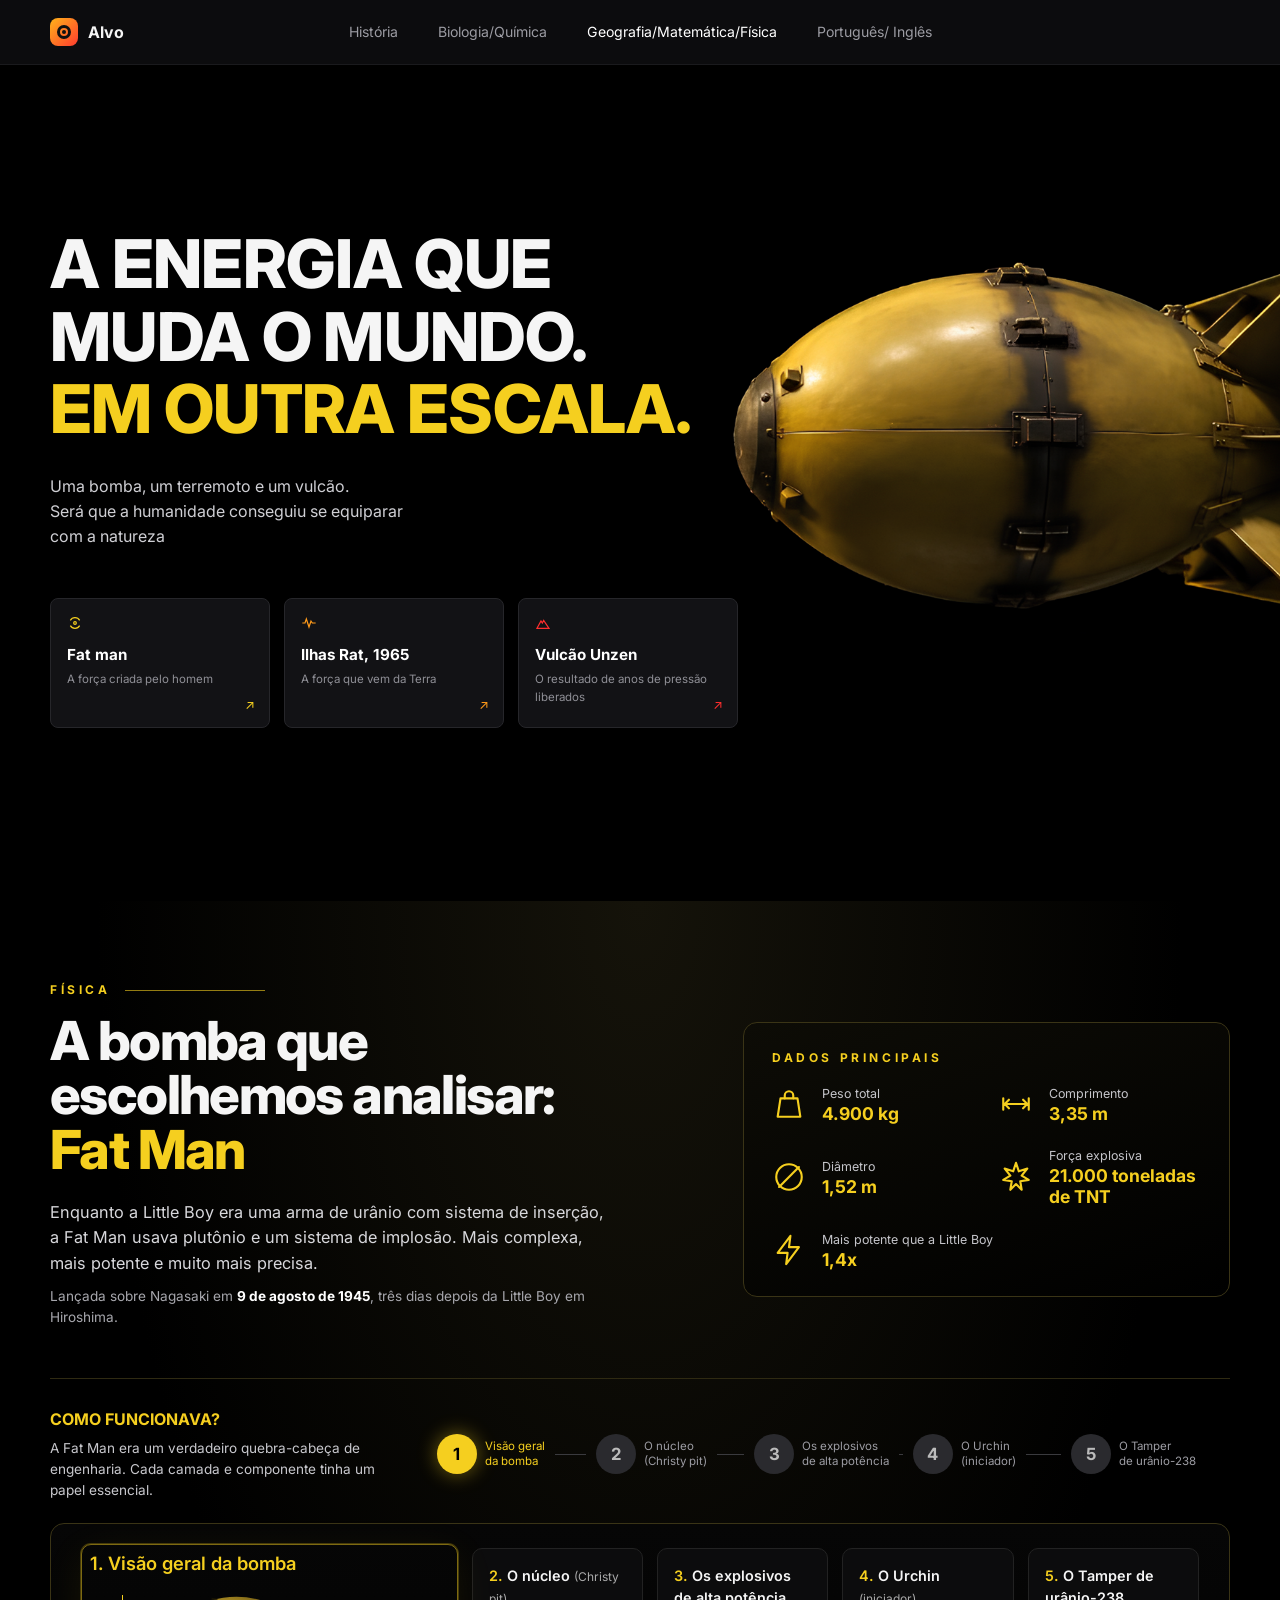
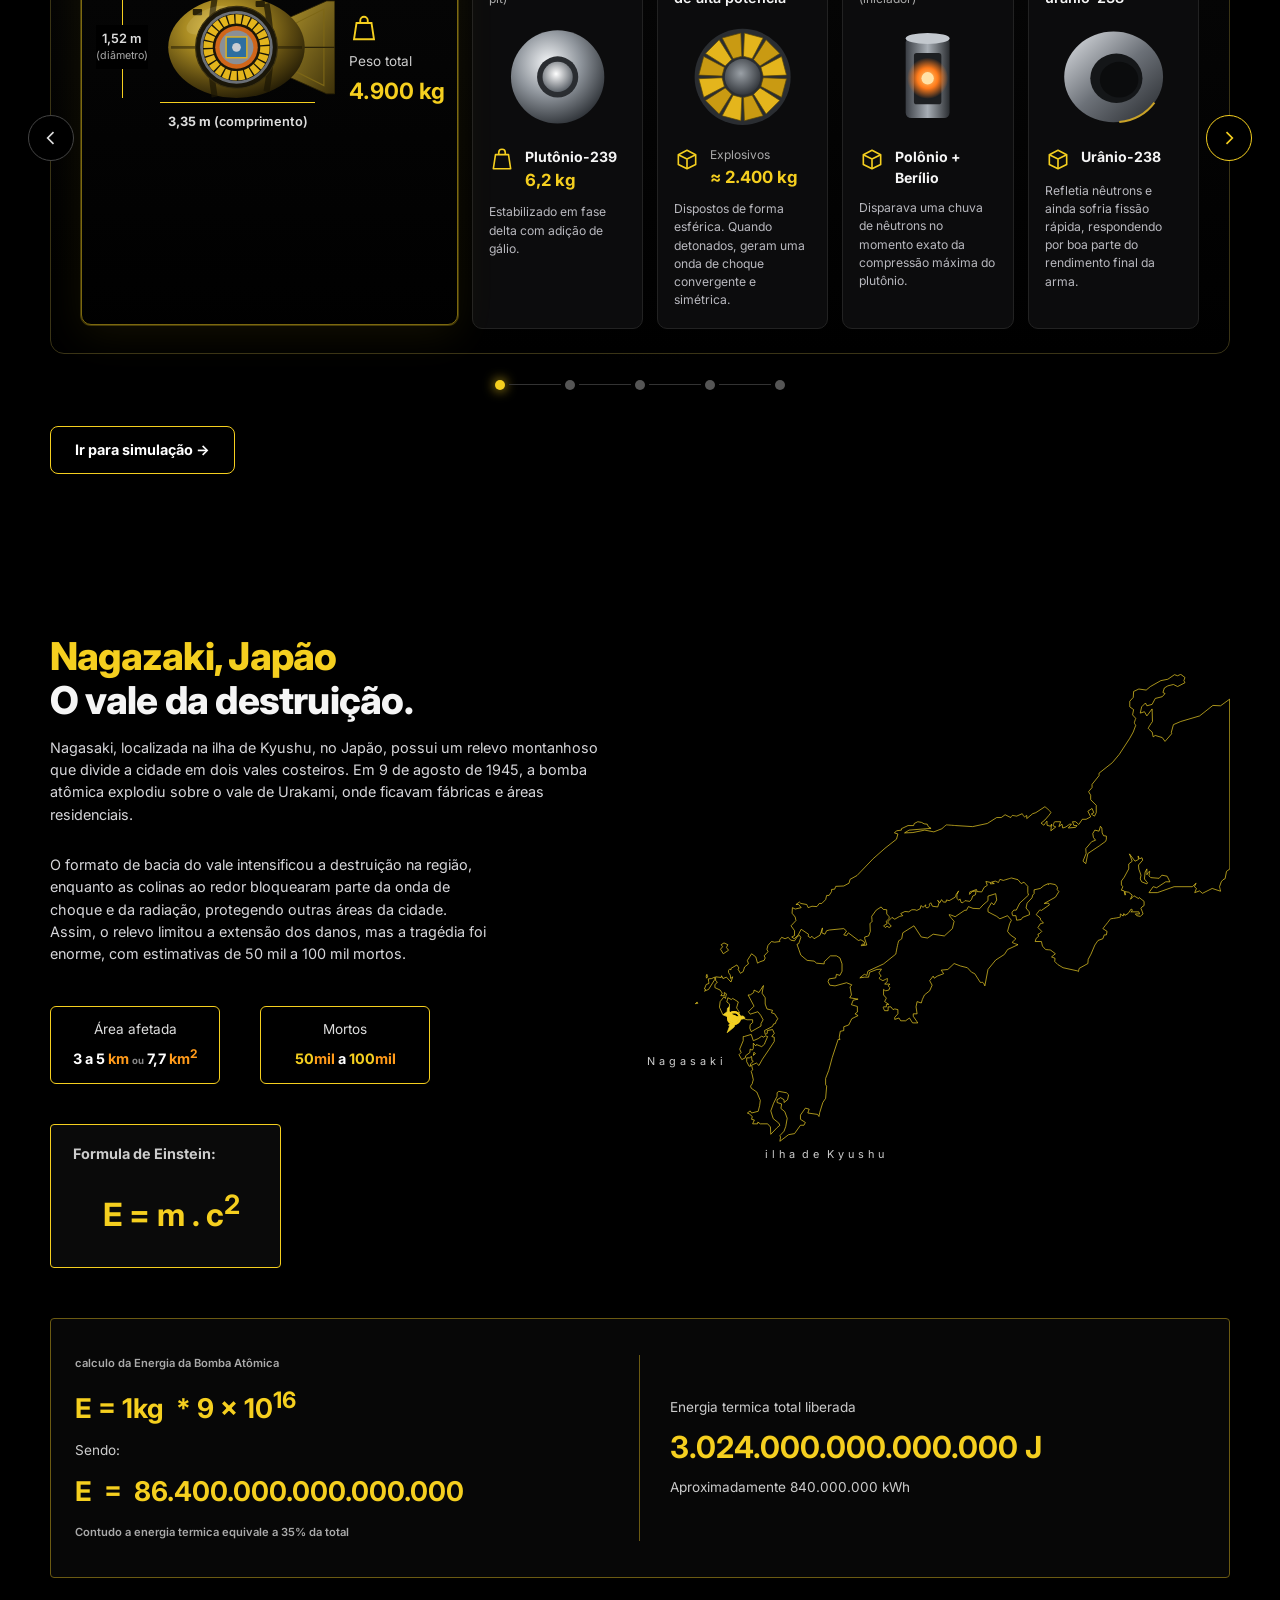
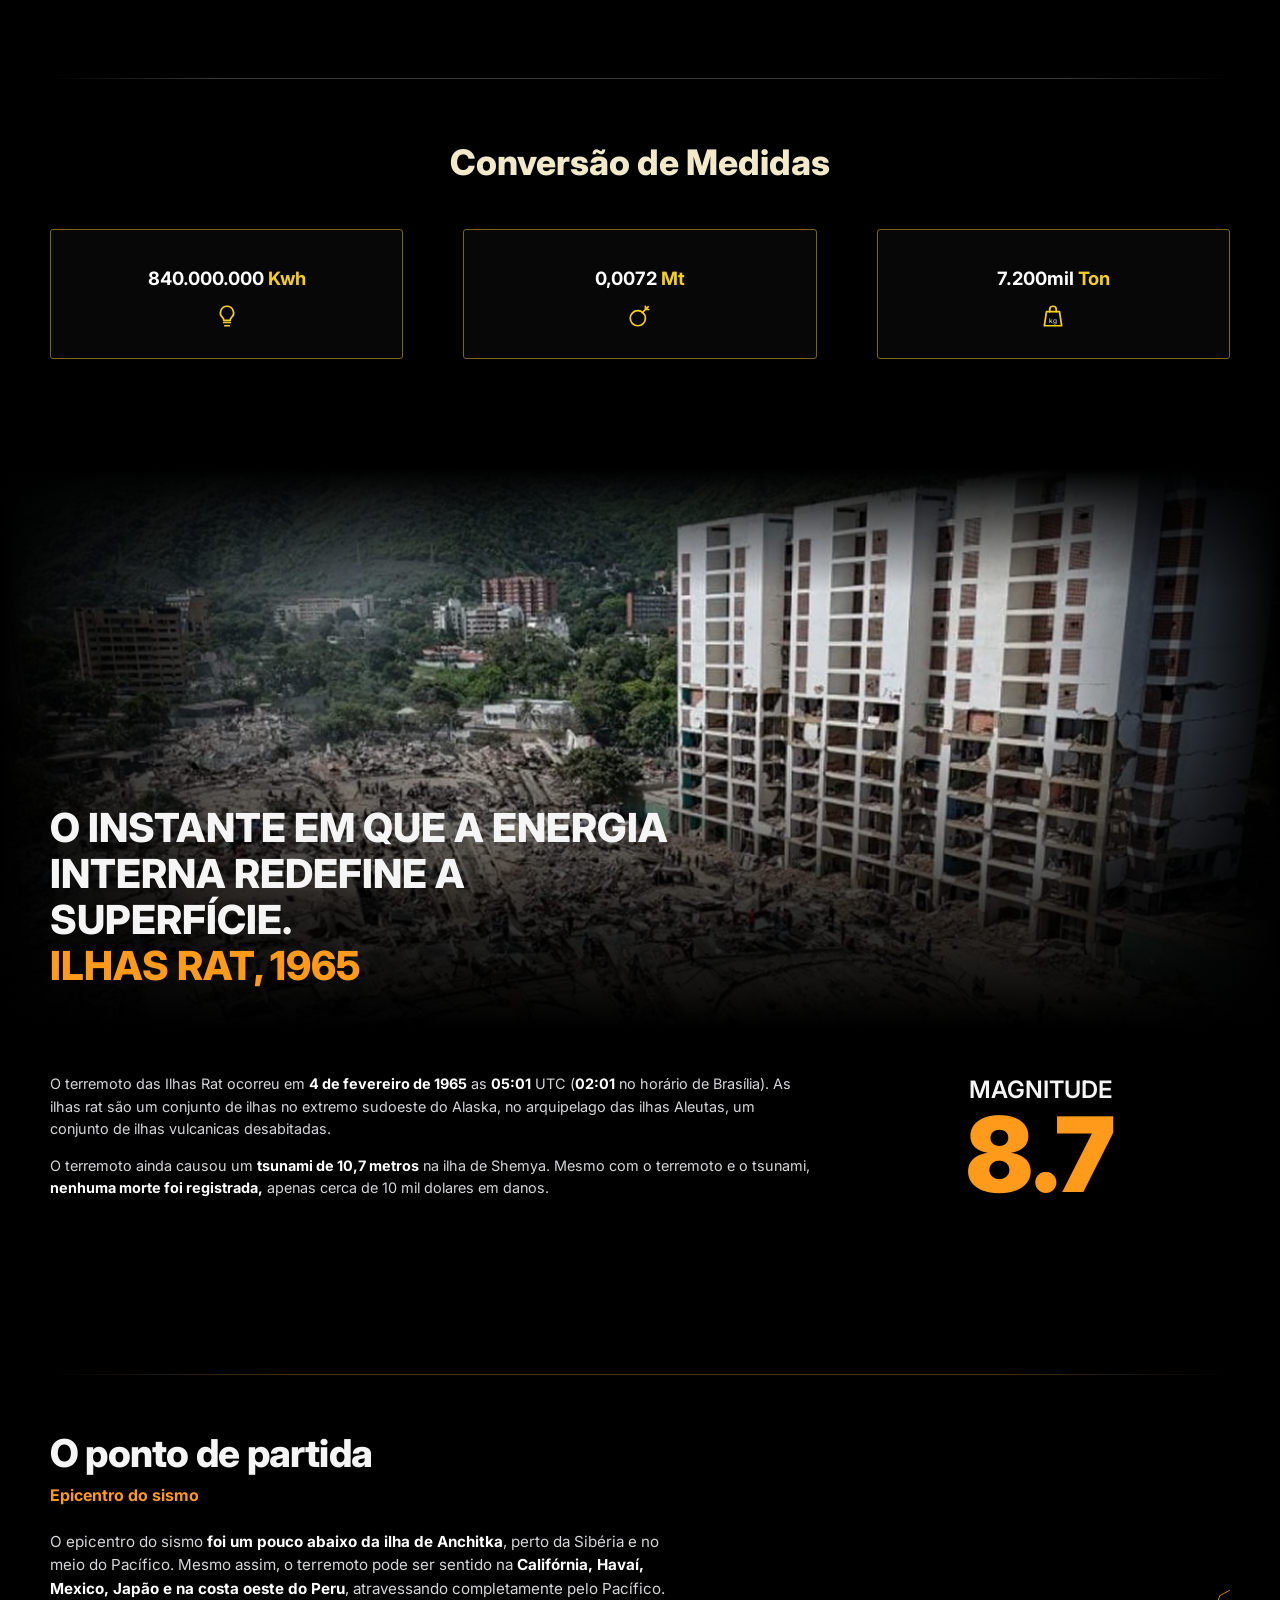
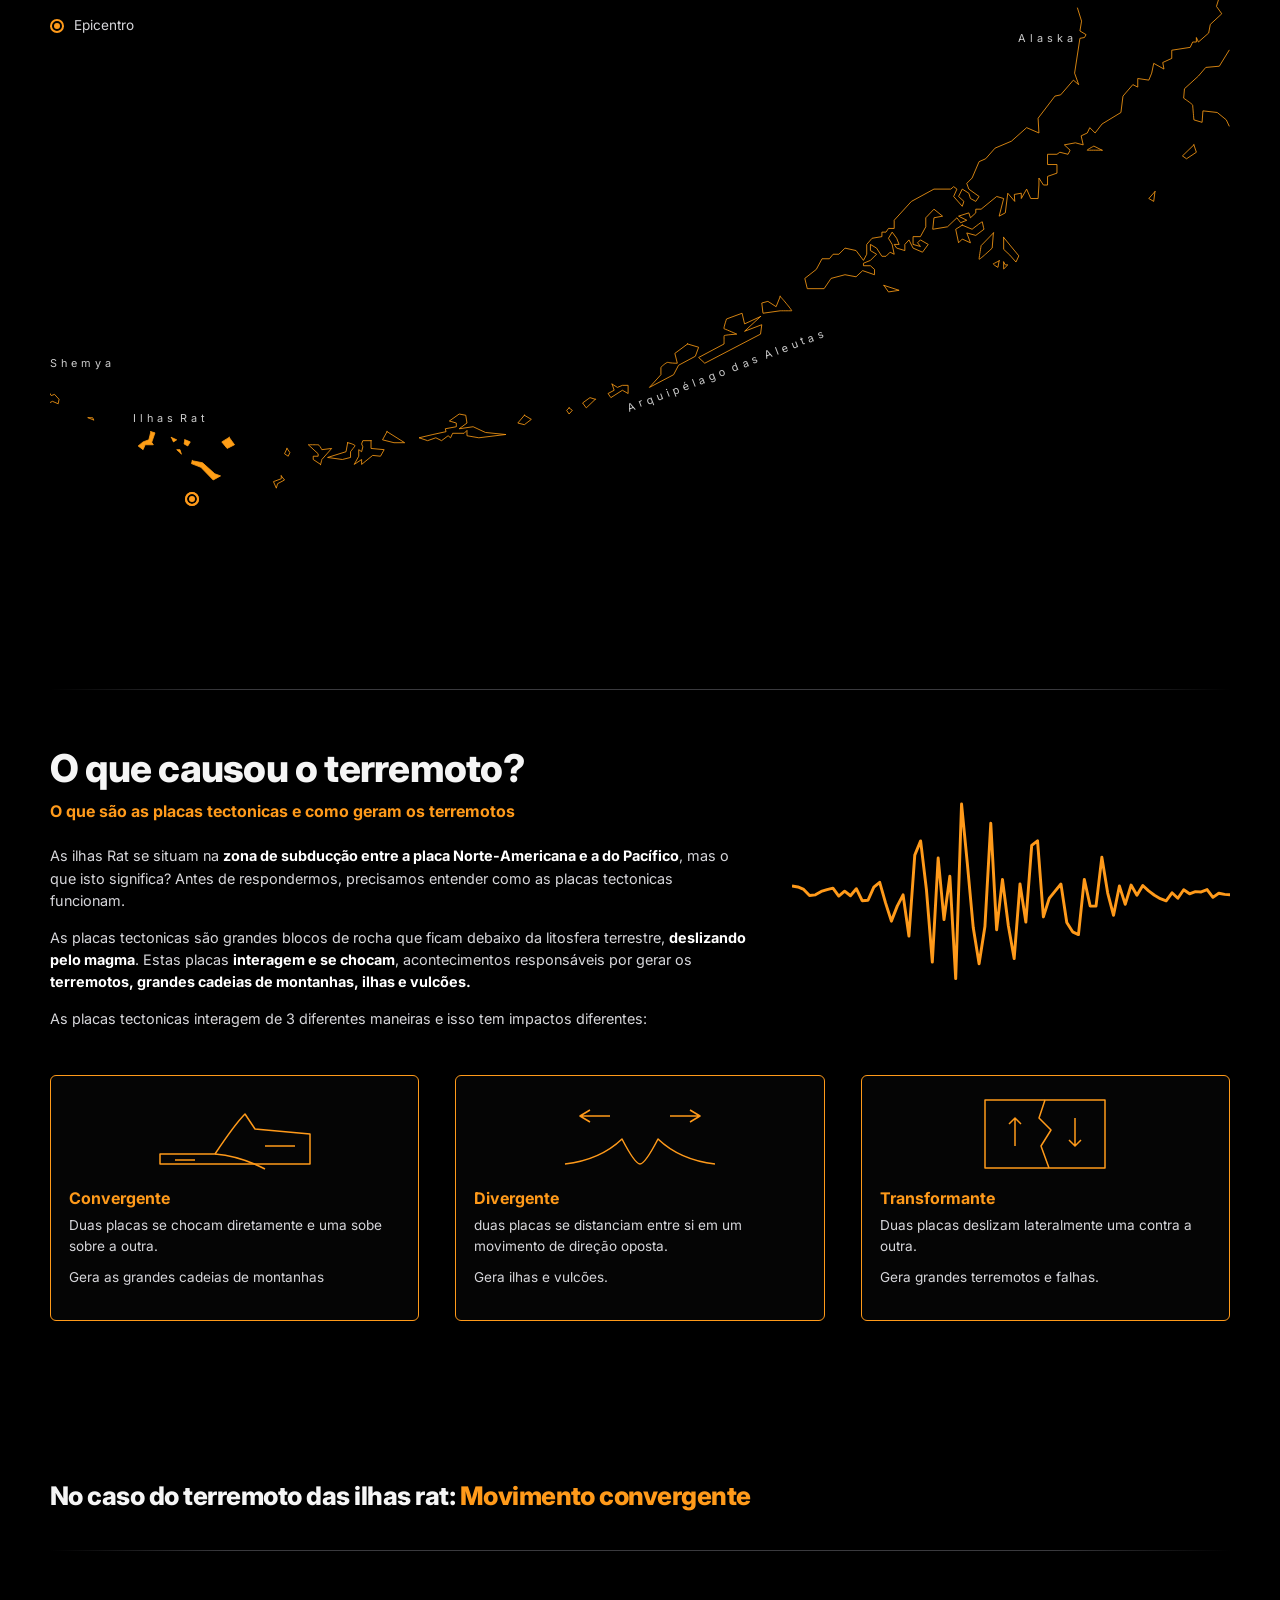
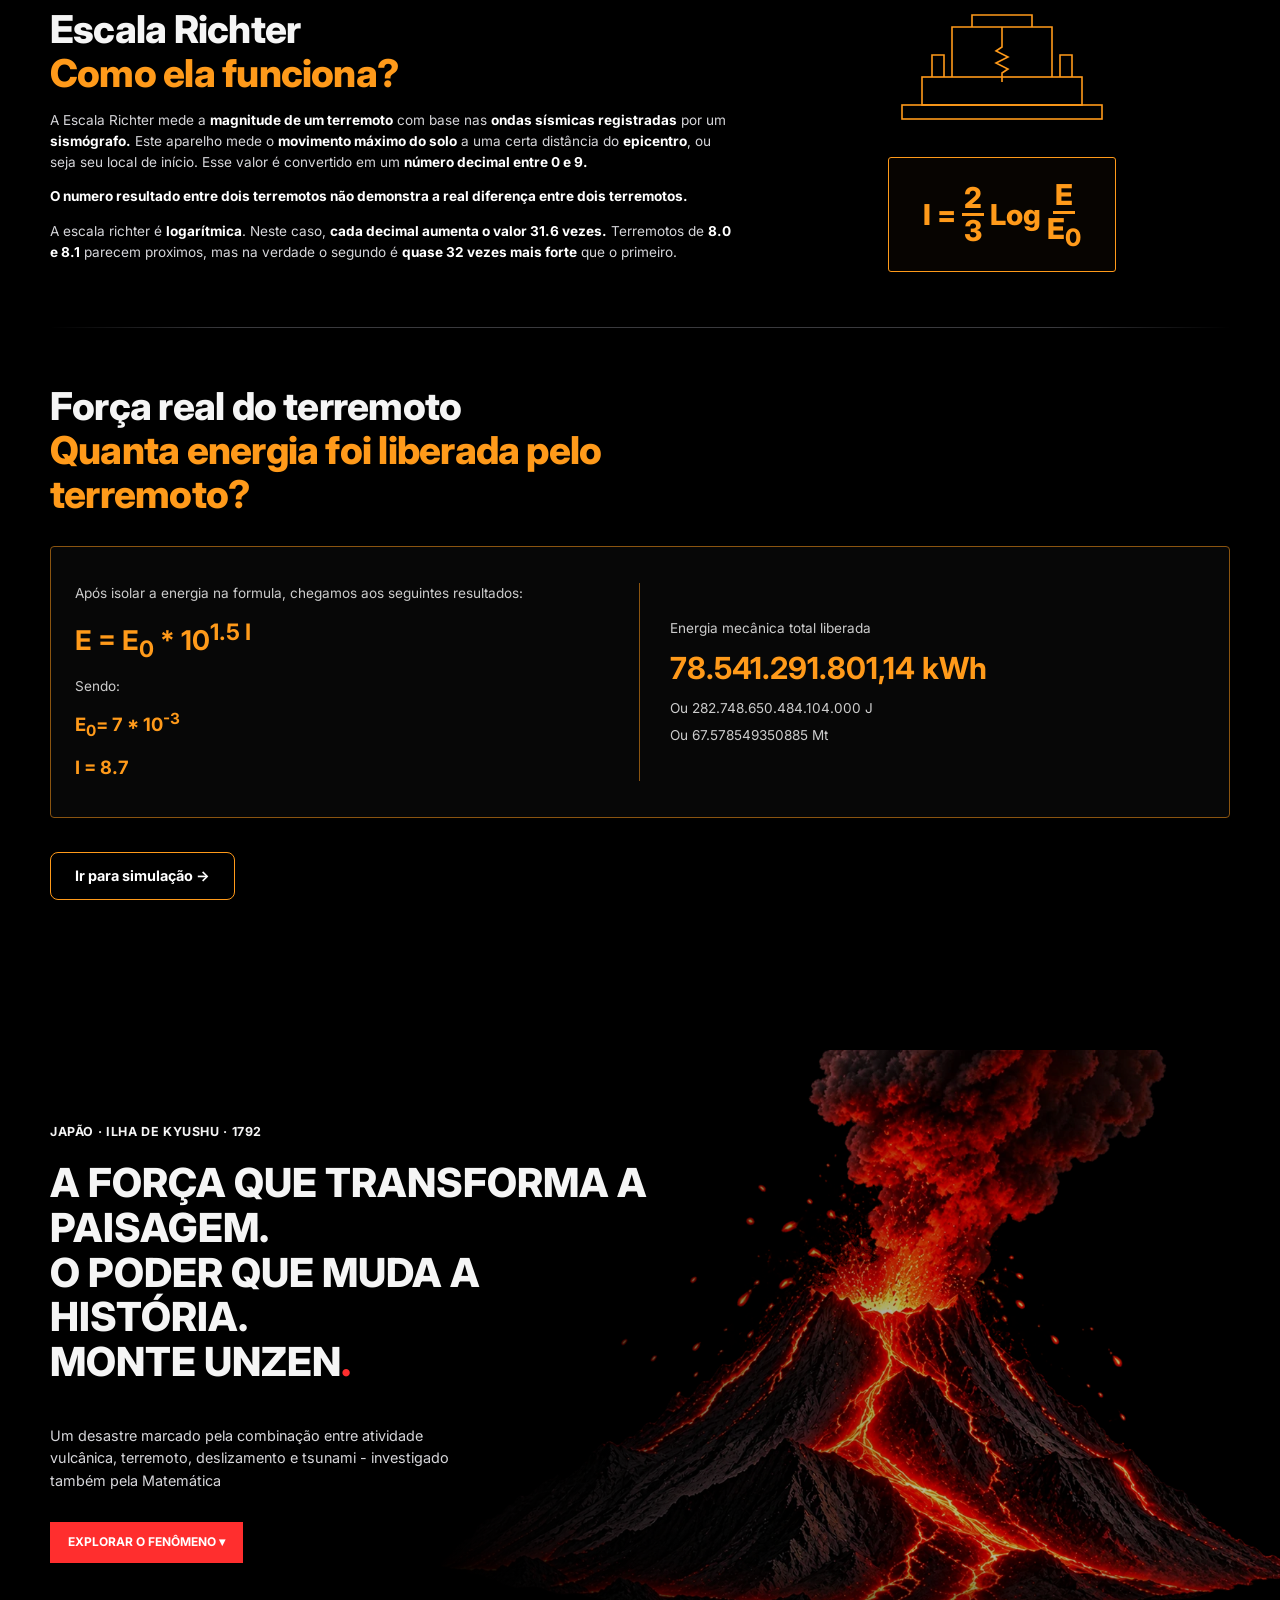
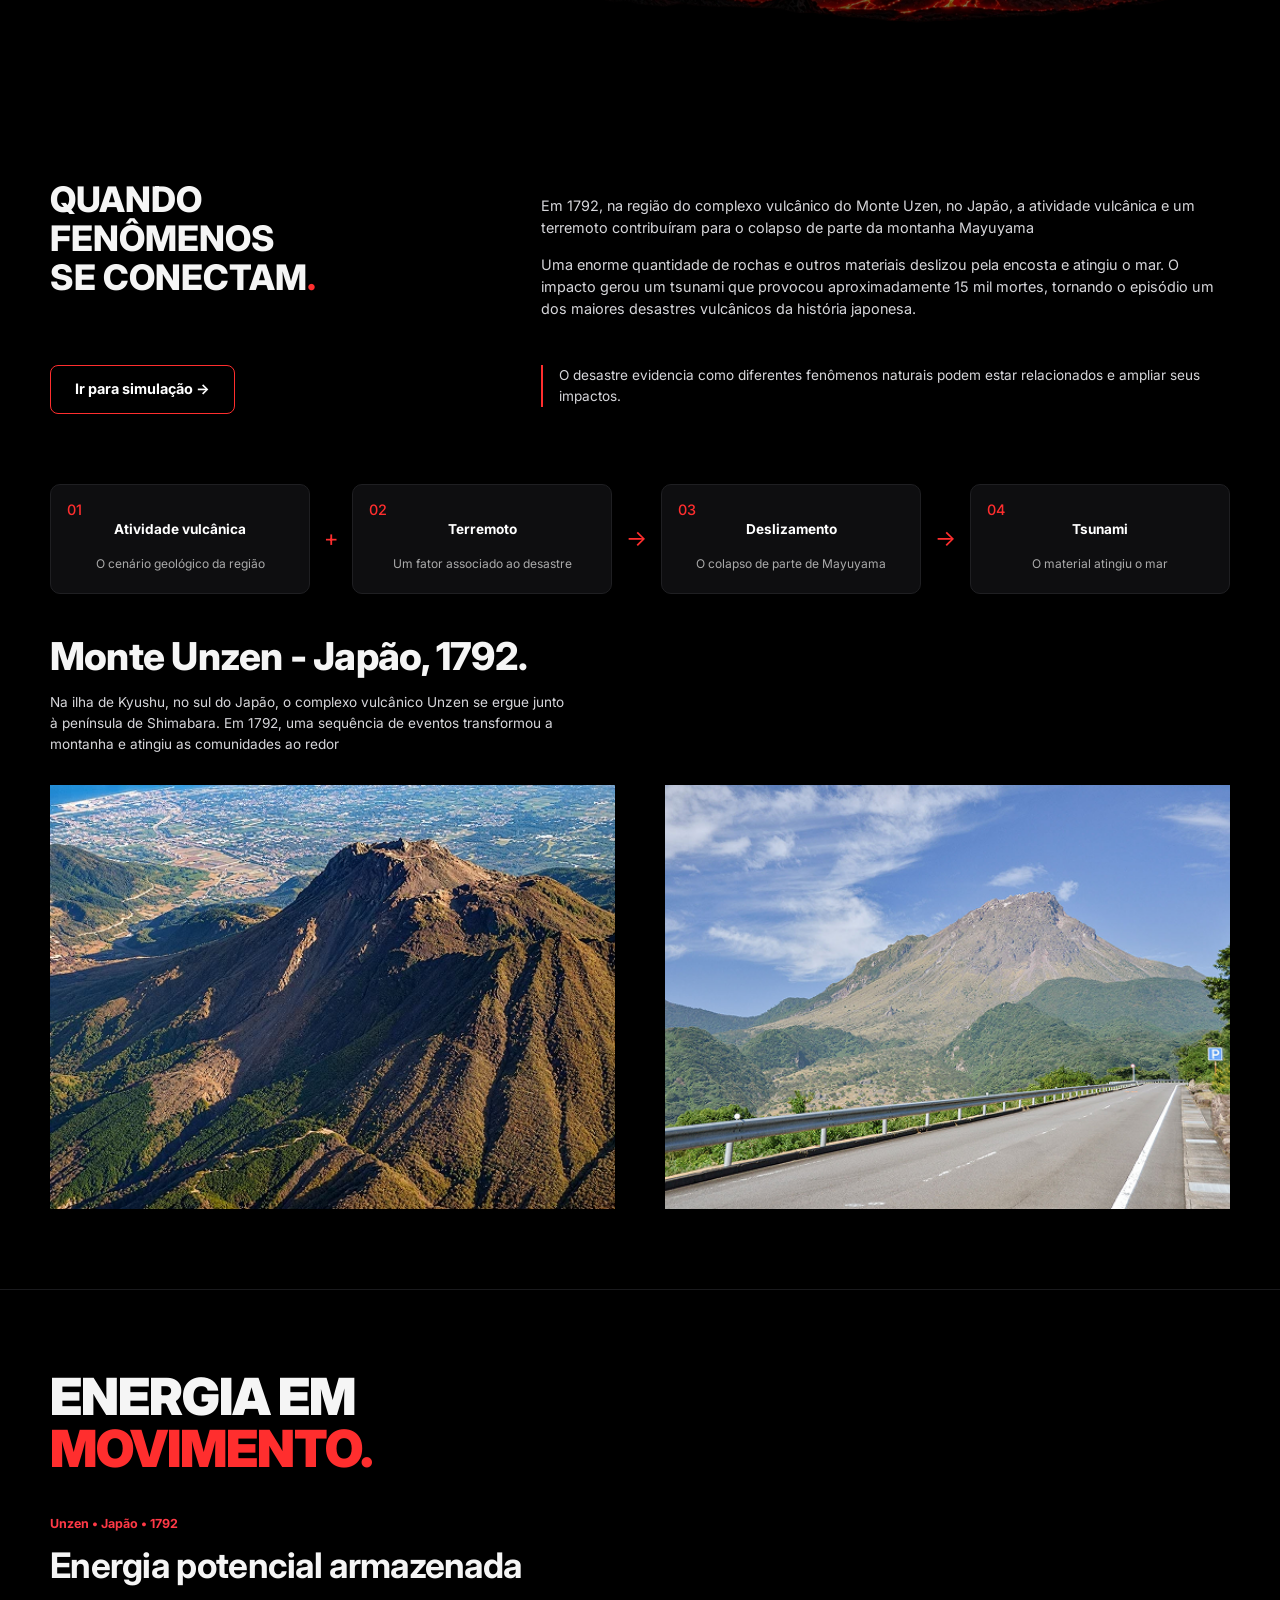
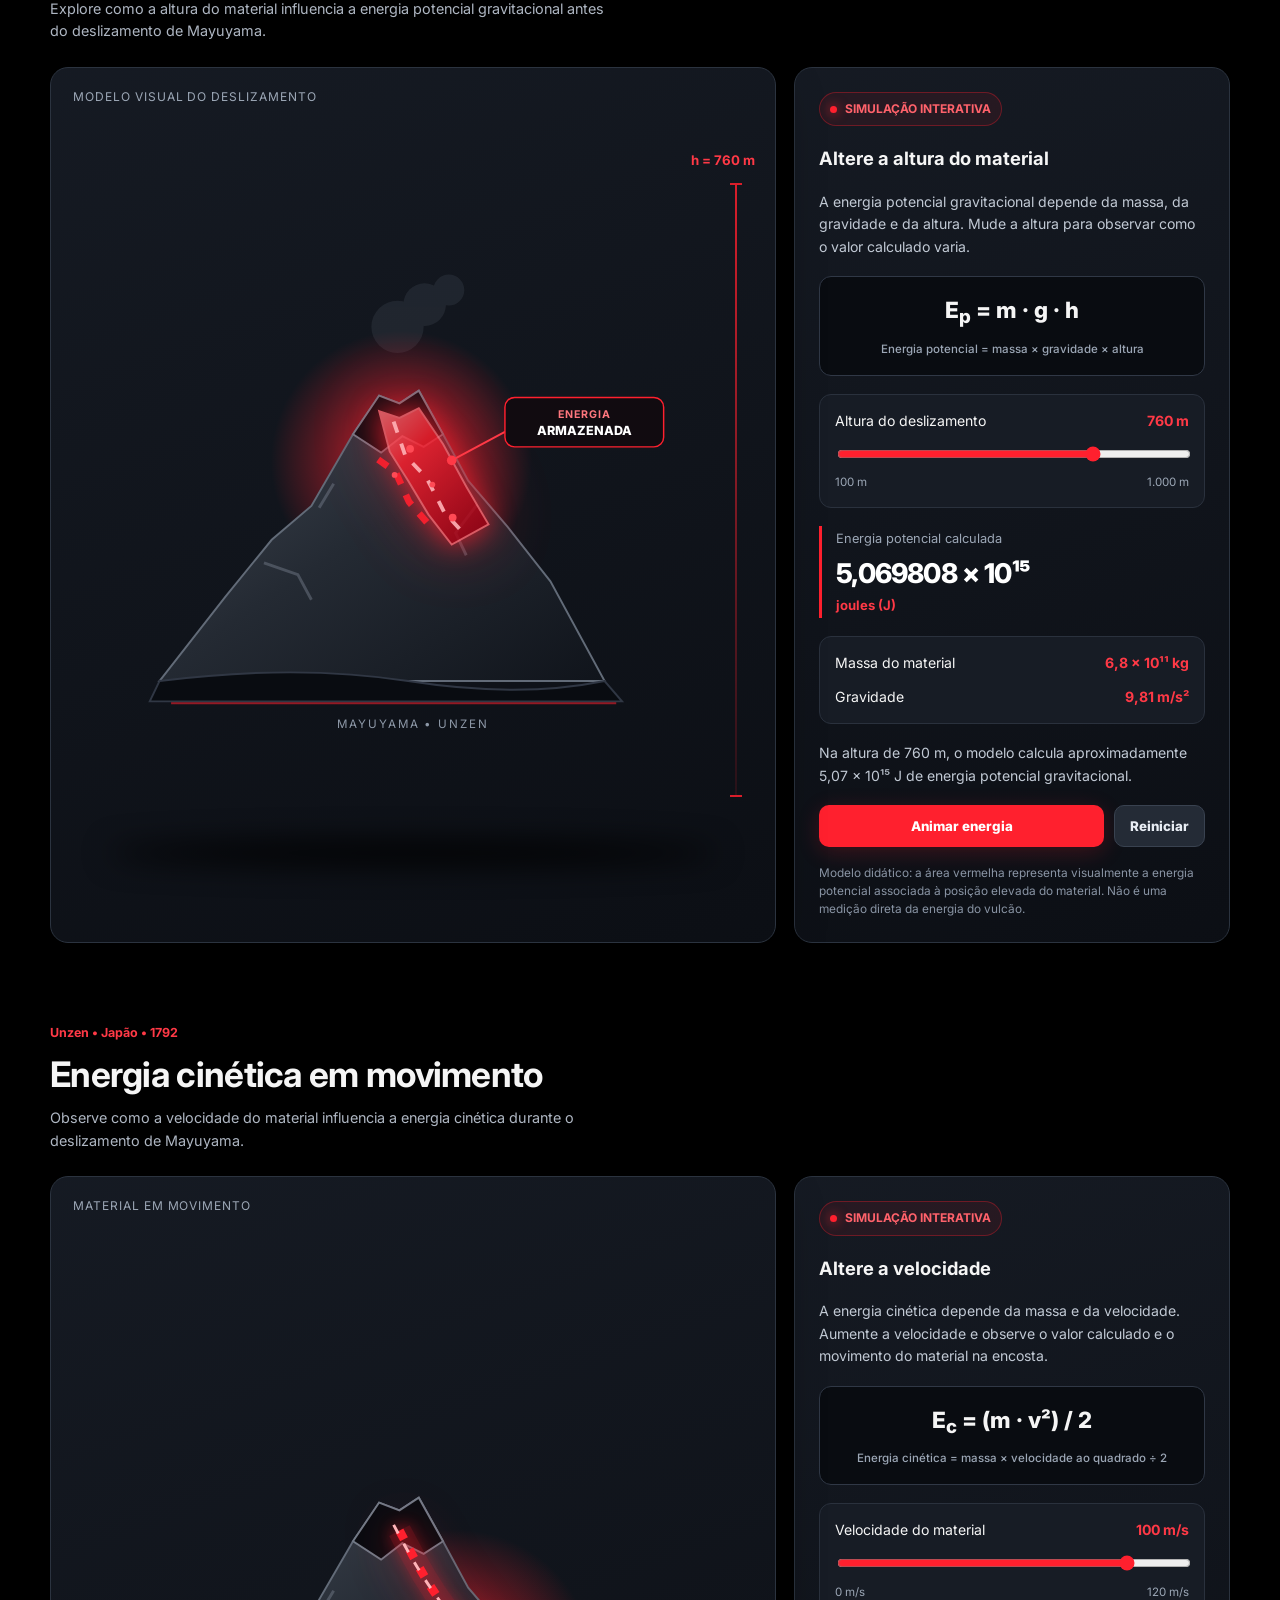
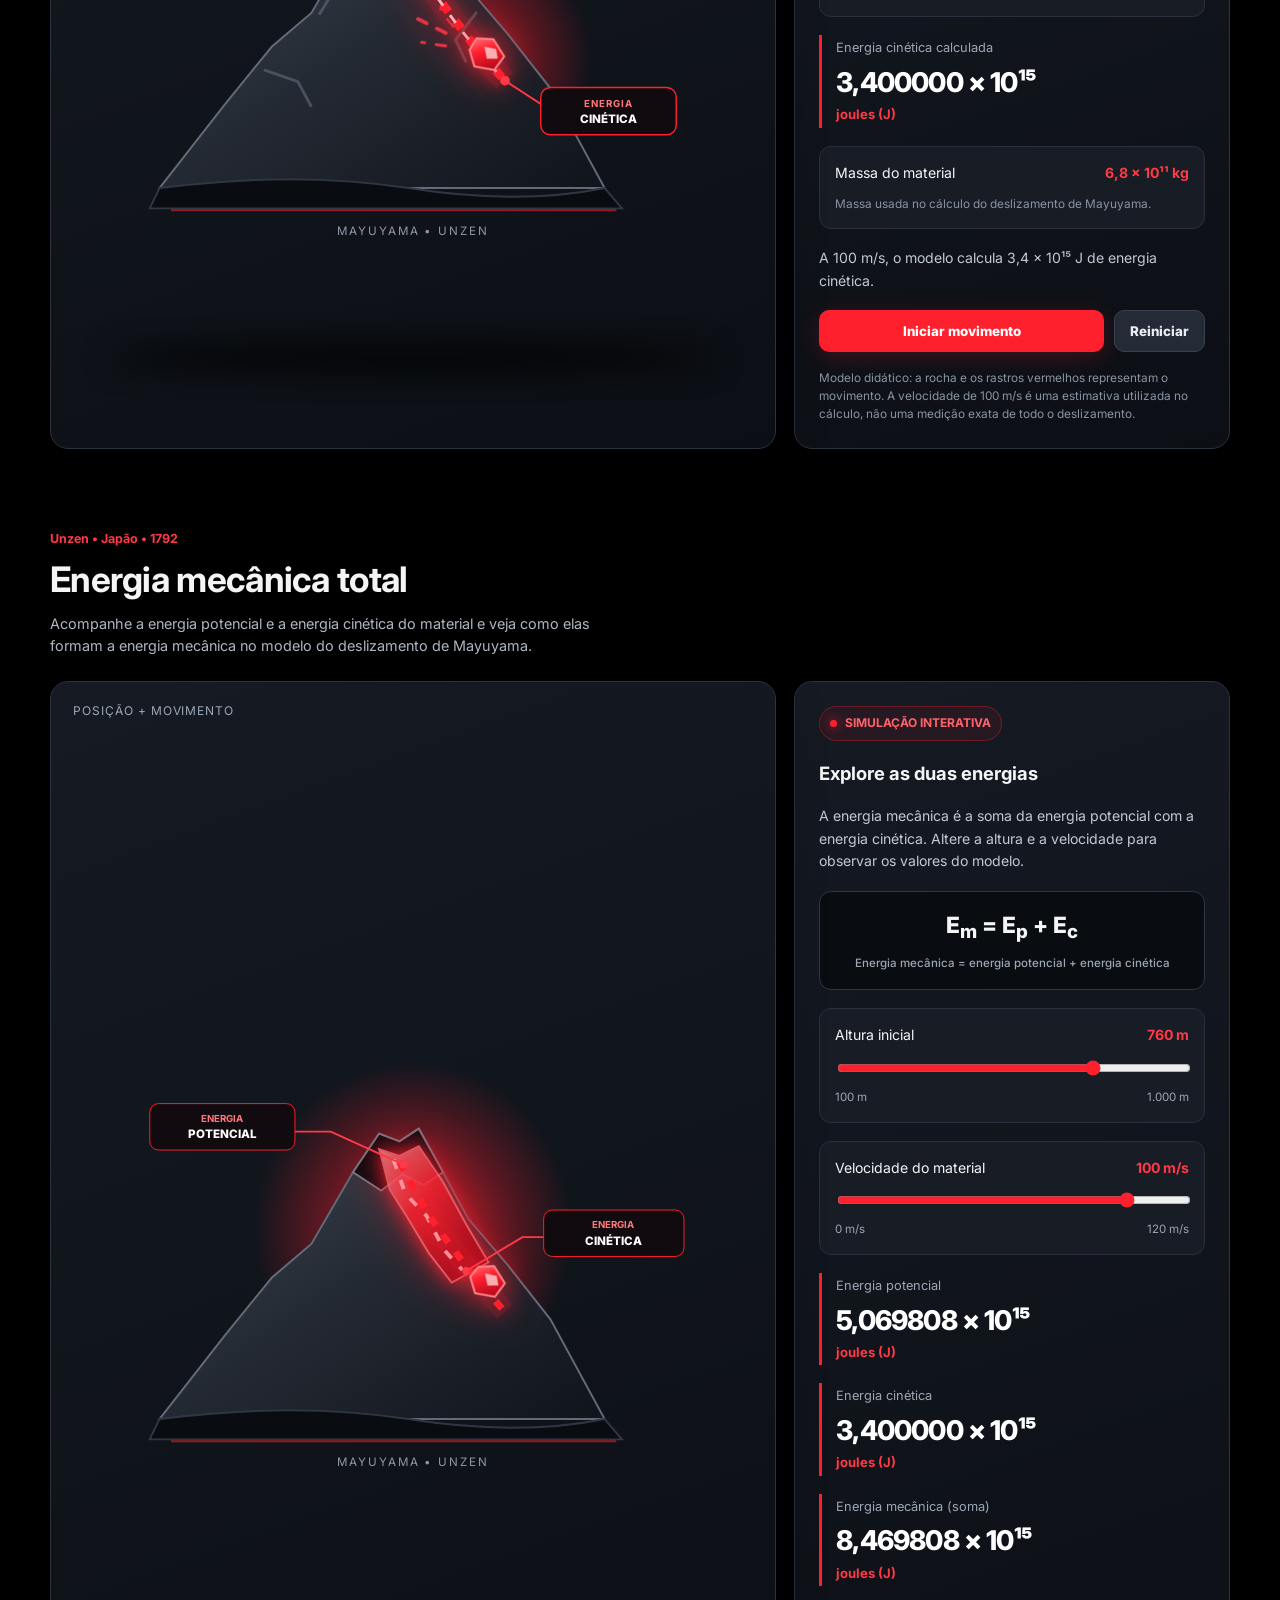
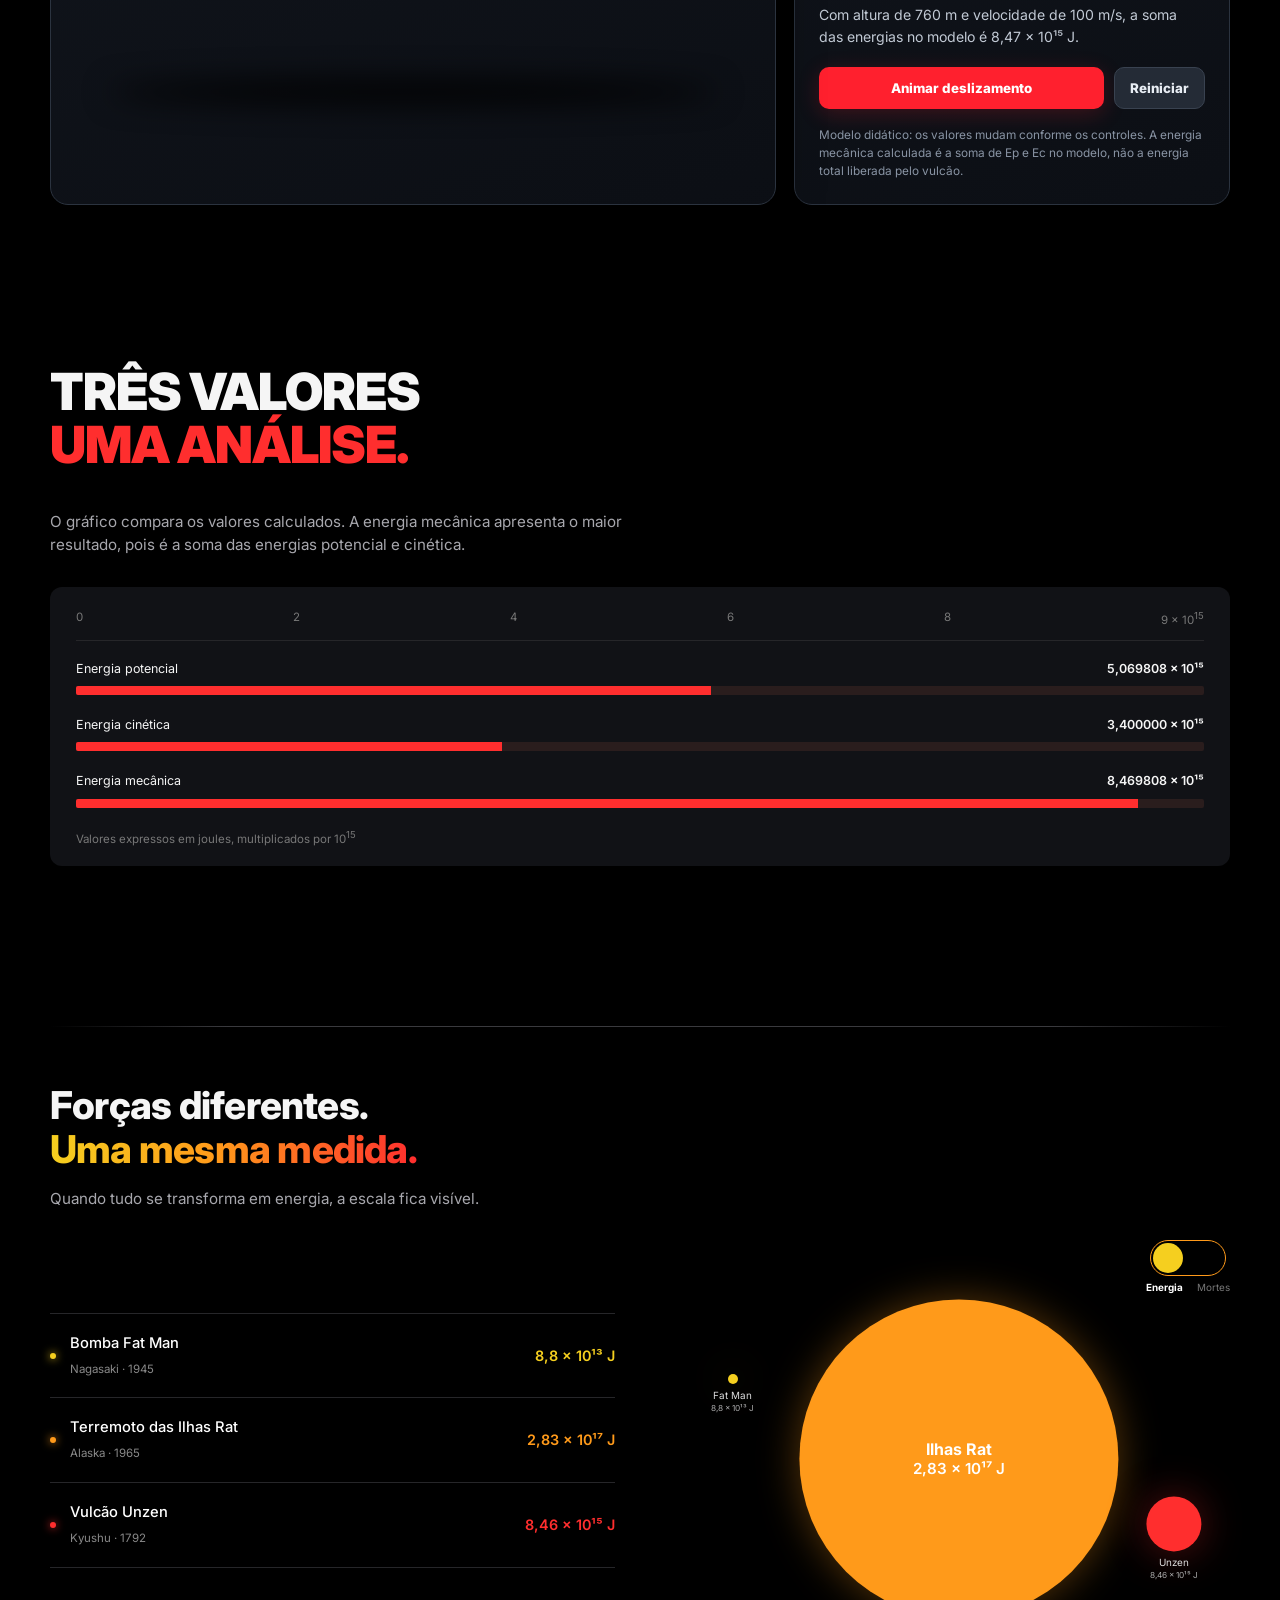
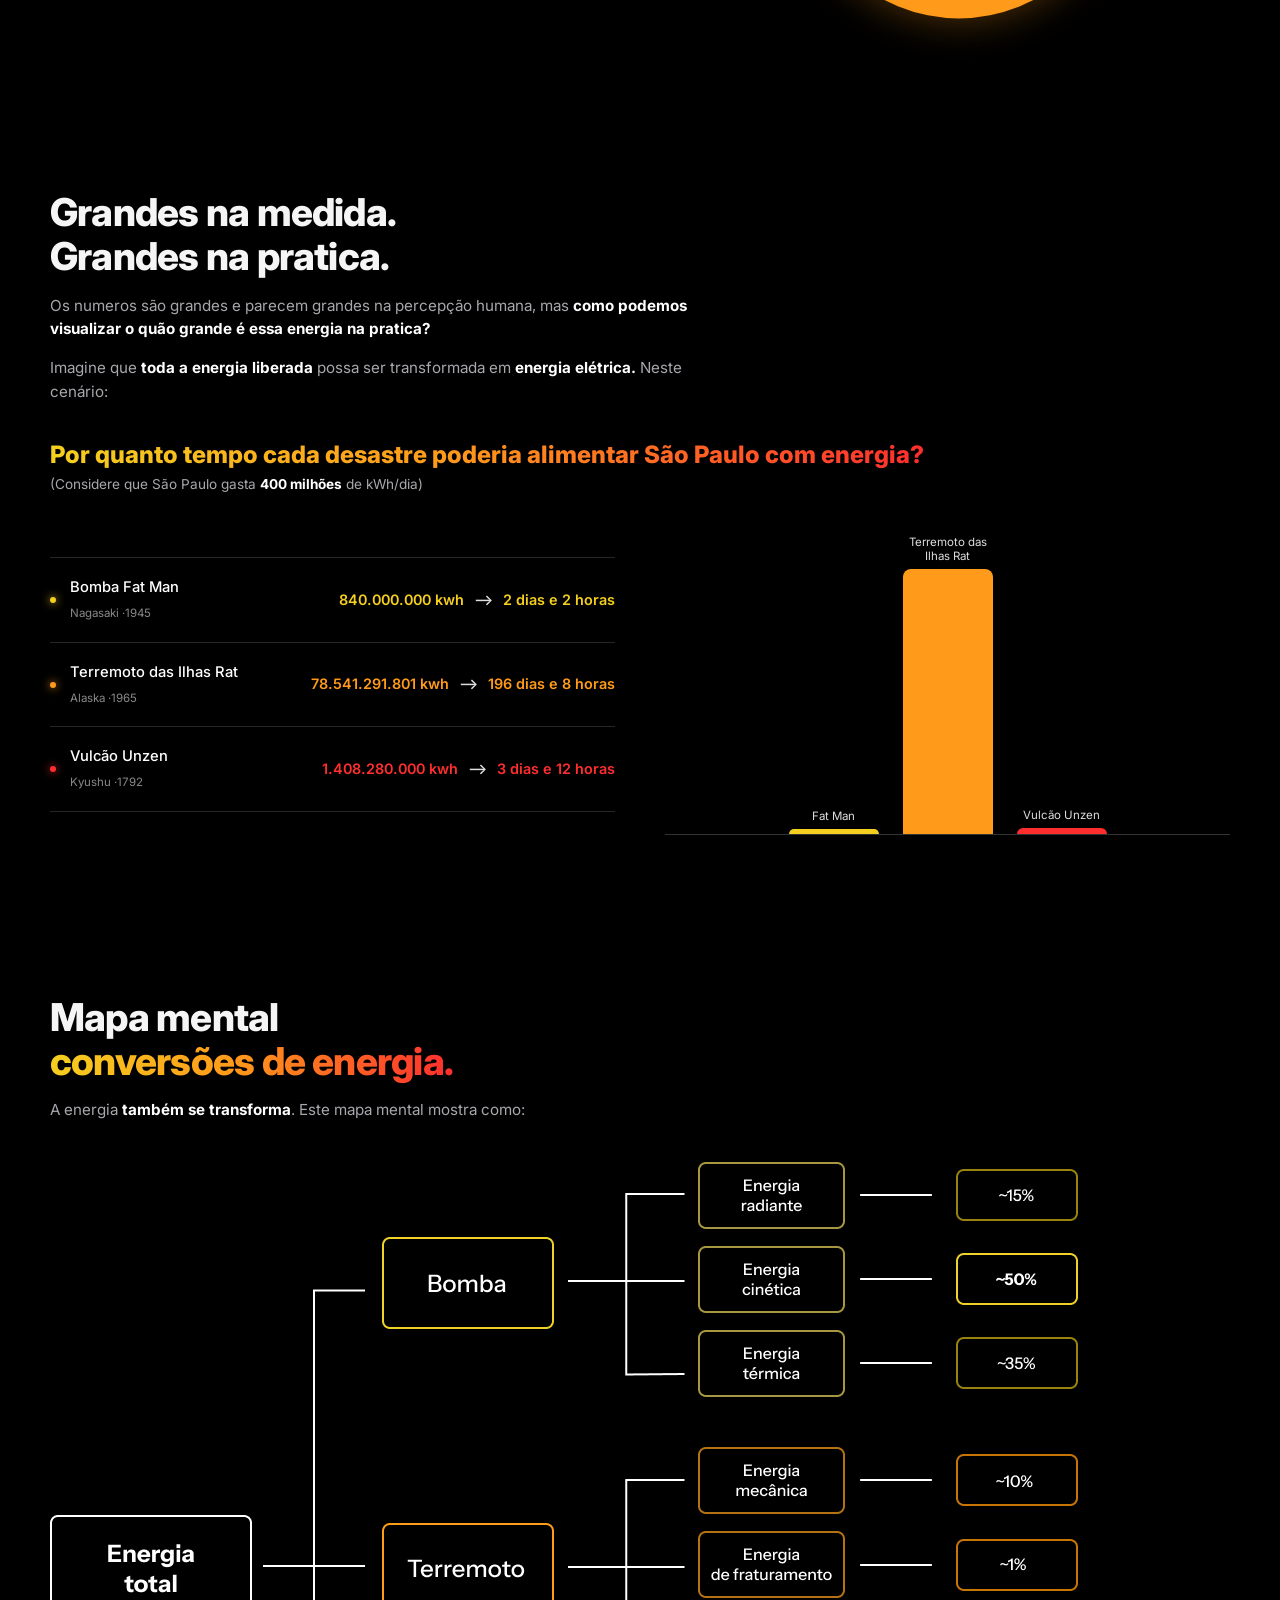
<file: matematica.html>
<!DOCTYPE html>
<html lang="pt-BR">
<head>
  <meta charset="UTF-8">
  <meta name="viewport" content="width=device-width, initial-scale=1.0">
  <title>Alvo · Parte 3 · Matemática/Física/Geografia</title>
  <meta name="description" content="Fat Man, terremoto das Ilhas Rat e vulcão Unzen: três fenômenos comparados pela energia liberada.">
  <link rel="preconnect" href="https://fonts.googleapis.com">
  <link rel="preconnect" href="https://fonts.gstatic.com" crossorigin>
  <link href="https://fonts.googleapis.com/css2?family=Inter:wght@300;400;500;600;700;800;900&display=swap" rel="stylesheet">
  <link rel="stylesheet" href="css_js_matematica/style.css">
</head>
<body>

<!-- ============================ NAVBAR ============================ -->
<header class="navbar" id="header">
  <div class="container nav-inner">
    <a href="#topo" class="logo" aria-label="Alvo — início">
      <span class="logo-mark"><span></span></span>
      <span class="logo-text">Alvo</span>
    </a>
    <button class="nav-toggle" id="navToggle" aria-label="Abrir menu" aria-expanded="false">
      <span></span><span></span><span></span>
    </button>
    <nav class="nav-links" id="navLinks">
      <a href="index.html">História</a>
      <a href="biologia.html">Biologia/Química</a>
      <a href="#fatman" class="active">Geografia/Matemática/Física</a>
      <a href="portugues.html">Português/ Inglês</a>
    </nav>
  </div>
</header>

<main>

<!-- ============================ HERO ============================ -->
<section class="hero">
  <div class="hero-bomb" aria-hidden="true">
    <img src="img/bomba.png" alt="">
  </div>

  <div class="container hero-content">
    <h1 class="hero-title">
      A ENERGIA QUE<br>
      MUDA O MUNDO.<br>
      <span class="accent">EM OUTRA ESCALA.</span>
    </h1>
    <p class="hero-sub">Uma bomba, um terremoto e um vulcão.<br>Será que a humanidade conseguiu se equiparar com a natureza</p>

    <div class="hero-cards">
      <a href="#fatman" class="hero-card" style="--c: var(--yellow)">
        <svg viewBox="0 0 24 24" class="hc-icon"><circle cx="12" cy="12" r="2"/><path d="M12 4a8 8 0 0 1 7 4M5 8a8 8 0 0 1 7-4M12 20a8 8 0 0 1-7-4M19 16a8 8 0 0 1-7 4"/></svg>
        <strong>Fat man</strong>
        <small>A força criada pelo homem</small>
        <span class="hc-arrow">↗</span>
      </a>
      <a href="#ilhas-rat" class="hero-card" style="--c: var(--orange)">
        <svg viewBox="0 0 24 24" class="hc-icon"><path d="M2 12h4l2-6 4 12 3-9 2 3h5"/></svg>
        <strong>Ilhas Rat, 1965</strong>
        <small>A força que vem da Terra</small>
        <span class="hc-arrow">↗</span>
      </a>
      <a href="#unzen" class="hero-card" style="--c: var(--red)">
        <svg viewBox="0 0 24 24" class="hc-icon"><path d="M3 20l6-11 2 3 2-4 8 12z"/></svg>
        <strong>Vulcão Unzen</strong>
        <small>O resultado de anos de pressão liberados</small>
        <span class="hc-arrow">↗</span>
      </a>
    </div>
  </div>
</section>

<!-- ============================ FAT MAN (FÍSICA) ============================ -->
<section class="section fatman" id="fatman">
  <div class="container">
    <div class="fm-top">
      <div class="fm-intro reveal">
        <div class="kicker">Física <span></span></div>
        <h2 class="fm-title">A bomba que<br>escolhemos analisar:<br><em>Fat Man</em></h2>
        <p class="fm-lead">Enquanto a Little Boy era uma arma de urânio com sistema de inserção, a Fat Man usava plutônio e um sistema de implosão. Mais complexa, mais potente e muito mais precisa.</p>
        <p class="fm-lead small">Lançada sobre Nagasaki em <strong>9 de agosto de 1945</strong>, três dias depois da Little Boy em Hiroshima.</p>
      </div>

      <aside class="fm-data reveal">
        <h3 class="data-title">Dados principais</h3>
        <ul>
          <li>
            <svg viewBox="0 0 24 24"><path d="M6 8h12l2 13H4z"/><path d="M9 8V6a3 3 0 0 1 6 0v2"/></svg>
            <div><span>Peso total</span><strong>4.900 kg</strong></div>
          </li>
          <li>
            <svg viewBox="0 0 24 24"><path d="M3 12h18M3 8v8M21 8v8M7 9l-3 3 3 3M17 9l3 3-3 3"/></svg>
            <div><span>Comprimento</span><strong>3,35 m</strong></div>
          </li>
          <li>
            <svg viewBox="0 0 24 24"><circle cx="12" cy="12" r="9"/><path d="M5 19L19 5"/></svg>
            <div><span>Diâmetro</span><strong>1,52 m</strong></div>
          </li>
          <li>
            <svg viewBox="0 0 24 24"><path d="M12 2l2 6 6-2-4 5 5 3-6 1 1 6-4-4-4 4 1-6-6-1 5-3-4-5 6 2z"/></svg>
            <div><span>Força explosiva</span><strong>21.000 toneladas de TNT</strong></div>
          </li>
          <li>
            <svg viewBox="0 0 24 24"><path d="M13 2L4 14h7l-1 8 9-12h-7z"/></svg>
            <div><span>Mais potente que a Little Boy</span><strong>1,4x</strong></div>
          </li>
        </ul>
      </aside>
    </div>

    <div class="fm-how">
      <div class="fm-how-text">
        <h3>Como funcionava?</h3>
        <p>A Fat Man era um verdadeiro quebra-cabeça de engenharia. Cada camada e componente tinha um papel essencial.</p>
      </div>
      <ol class="stepper" id="fmStepper">
        <li><button data-step="0" class="active"><b>1</b><span>Visão geral<br>da bomba</span></button></li>
        <li><button data-step="1"><b>2</b><span>O núcleo<br>(Christy pit)</span></button></li>
        <li><button data-step="2"><b>3</b><span>Os explosivos<br>de alta potência</span></button></li>
        <li><button data-step="3"><b>4</b><span>O Urchin<br>(iniciador)</span></button></li>
        <li><button data-step="4"><b>5</b><span>O Tamper<br>de urânio-238</span></button></li>
      </ol>
    </div>

    <div class="fm-carousel">
      <button class="car-btn prev" id="fmPrev" aria-label="Anterior">
        <svg viewBox="0 0 24 24"><path d="M15 5l-7 7 7 7"/></svg>
      </button>

      <div class="fm-track" id="fmTrack">
        <!-- 1. Visão geral -->
        <article class="fm-card overview active" data-card="0">
          <h4><span>1.</span> Visão geral da bomba</h4>
          <div class="overview-body">
            <div class="cutaway">
              <div class="dim dim-v"><span>1,52 m<small>(diâmetro)</small></span></div>
              <svg viewBox="0 0 640 420" aria-label="Corte da bomba Fat Man mostrando as camadas internas">
                <use href="#fmBombShape"/>
                <g transform="translate(280 210)">
                  <circle r="150" fill="#1a1608" stroke="#3a3010" stroke-width="4"/>
                  <circle r="128" fill="none" stroke="#6b7078" stroke-width="10"/>
                  <g class="lens-ring">
                    <circle r="104" fill="none" stroke="#e4b51c" stroke-width="34" stroke-dasharray="22 5"/>
                  </g>
                  <circle r="78" fill="#d0661a"/>
                  <circle r="62" fill="#8a8f96"/>
                  <rect x="-38" y="-38" width="76" height="76" fill="#2e6fa0" stroke="#e4b51c" stroke-width="5"/>
                  <circle r="16" fill="#c9cdd2" class="core-glow"/>
                </g>
              </svg>
              <div class="dim dim-h"><span><b>3,35 m</b> (comprimento)</span></div>
            </div>
            <div class="overview-weight">
              <svg viewBox="0 0 24 24"><path d="M6 8h12l2 13H4z"/><path d="M9 8V6a3 3 0 0 1 6 0v2"/></svg>
              <span>Peso total</span>
              <strong>4.900 kg</strong>
            </div>
          </div>
        </article>

        <!-- 2. Núcleo -->
        <article class="fm-card" data-card="1">
          <h4><span>2.</span> O núcleo <small>(Christy pit)</small></h4>
          <svg viewBox="0 0 200 160" class="comp-img">
            <defs>
              <radialGradient id="pitG" cx="40%" cy="35%" r="70%"><stop offset="0" stop-color="#f4f6f8"/><stop offset=".5" stop-color="#8e949b"/><stop offset="1" stop-color="#2b2f34"/></radialGradient>
              <radialGradient id="pitIn" cx="45%" cy="40%" r="60%"><stop offset="0" stop-color="#ffffff"/><stop offset="1" stop-color="#5d636a"/></radialGradient>
            </defs>
            <circle cx="100" cy="80" r="68" fill="url(#pitG)"/>
            <circle cx="100" cy="80" r="30" fill="#2a2d31"/>
            <circle cx="100" cy="80" r="22" fill="url(#pitIn)"/>
          </svg>
          <div class="comp-info">
            <svg viewBox="0 0 24 24"><path d="M6 8h12l2 13H4z"/><path d="M9 8V6a3 3 0 0 1 6 0v2"/></svg>
            <div><b>Plutônio-239</b><strong>6,2 kg</strong></div>
          </div>
          <p>Estabilizado em fase delta com adição de gálio.</p>
        </article>

        <!-- 3. Explosivos -->
        <article class="fm-card" data-card="2">
          <h4><span>3.</span> Os explosivos de alta potência</h4>
          <svg viewBox="0 0 200 160" class="comp-img">
            <defs>
              <radialGradient id="expG" cx="45%" cy="40%" r="65%"><stop offset="0" stop-color="#9aa0a6"/><stop offset="1" stop-color="#2b2f34"/></radialGradient>
            </defs>
            <circle cx="100" cy="80" r="70" fill="#2a2d31"/>
            <g id="lensBlocks" transform="translate(100 80)"></g>
            <circle cx="100" cy="80" r="26" fill="url(#expG)"/>
          </svg>
          <div class="comp-info">
            <svg viewBox="0 0 24 24"><path d="M4 8l8-4 8 4v9l-8 4-8-4z"/><path d="M4 8l8 4 8-4M12 12v9"/></svg>
            <div><small>Explosivos</small><strong>≈ 2.400 kg</strong></div>
          </div>
          <p>Dispostos de forma esférica. Quando detonados, geram uma onda de choque convergente e simétrica.</p>
        </article>

        <!-- 4. Urchin -->
        <article class="fm-card" data-card="3">
          <h4><span>4.</span> O Urchin <small>(iniciador)</small></h4>
          <svg viewBox="0 0 200 160" class="comp-img">
            <defs>
              <linearGradient id="urG" x1="0" x2="1"><stop offset="0" stop-color="#3a3e44"/><stop offset=".5" stop-color="#a7adb4"/><stop offset="1" stop-color="#2a2d31"/></linearGradient>
              <radialGradient id="urCore"><stop offset="0" stop-color="#ffd27a"/><stop offset=".5" stop-color="#ff7a1a"/><stop offset="1" stop-color="#ff7a1a" stop-opacity="0"/></radialGradient>
            </defs>
            <rect x="68" y="22" width="64" height="118" rx="8" fill="url(#urG)"/>
            <ellipse cx="100" cy="24" rx="32" ry="8" fill="#c3c8ce"/>
            <rect x="80" y="45" width="40" height="75" rx="4" fill="#1d1f22"/>
            <circle cx="100" cy="82" r="30" fill="url(#urCore)" class="core-glow"/>
            <circle cx="100" cy="82" r="9" fill="#ffe2a8"/>
          </svg>
          <div class="comp-info">
            <svg viewBox="0 0 24 24"><path d="M4 8l8-4 8 4v9l-8 4-8-4z"/><path d="M4 8l8 4 8-4M12 12v9"/></svg>
            <div><b>Polônio + Berílio</b></div>
          </div>
          <p>Disparava uma chuva de nêutrons no momento exato da compressão máxima do plutônio.</p>
        </article>

        <!-- 5. Tamper -->
        <article class="fm-card" data-card="4">
          <h4><span>5.</span> O Tamper de urânio-238</h4>
          <svg viewBox="0 0 200 160" class="comp-img">
            <defs>
              <linearGradient id="tpG" x1="0" y1="0" x2="1" y2="1"><stop offset="0" stop-color="#e1e4e8"/><stop offset=".5" stop-color="#6c7178"/><stop offset="1" stop-color="#25282c"/></linearGradient>
            </defs>
            <ellipse cx="100" cy="80" rx="72" ry="66" fill="url(#tpG)"/>
            <ellipse cx="100" cy="80" rx="72" ry="66" fill="none" stroke="#c9a227" stroke-width="3" stroke-dasharray="60 400" stroke-dashoffset="-40"/>
            <ellipse cx="104" cy="82" rx="38" ry="36" fill="#141618"/>
            <ellipse cx="108" cy="84" rx="28" ry="26" fill="#0b0c0d"/>
          </svg>
          <div class="comp-info">
            <svg viewBox="0 0 24 24"><path d="M4 8l8-4 8 4v9l-8 4-8-4z"/><path d="M4 8l8 4 8-4M12 12v9"/></svg>
            <div><b>Urânio-238</b></div>
          </div>
          <p>Refletia nêutrons e ainda sofria fissão rápida, respondendo por boa parte do rendimento final da arma.</p>
        </article>
      </div>

      <button class="car-btn next" id="fmNext" aria-label="Próximo">
        <svg viewBox="0 0 24 24"><path d="M9 5l7 7-7 7"/></svg>
      </button>
    </div>

    <div class="fm-dots" id="fmDots">
      <button data-step="0" class="active" aria-label="Etapa 1"></button>
      <button data-step="1" aria-label="Etapa 2"></button>
      <button data-step="2" aria-label="Etapa 3"></button>
      <button data-step="3" aria-label="Etapa 4"></button>
      <button data-step="4" aria-label="Etapa 5"></button>
    </div>

    <div class="sim-cta">
      <a href="https://simulacoes-multidisciplinar.vercel.app/bomba/index.html" class="btn-outline yellow" target="_blank" rel="noopener">Ir para simulação →</a>
    </div>
  </div>

  <!-- forma da bomba reutilizada (corpo + cauda) -->
  <svg width="0" height="0" style="position:absolute" aria-hidden="true">
    <defs>
      <radialGradient id="bombBody" cx="38%" cy="32%" r="75%">
        <stop offset="0" stop-color="#e0c048"/>
        <stop offset=".35" stop-color="#a88a22"/>
        <stop offset=".7" stop-color="#5a4810"/>
        <stop offset="1" stop-color="#1c1604"/>
      </radialGradient>
      <linearGradient id="bombFin" x1="0" y1="0" x2="1" y2="1">
        <stop offset="0" stop-color="#b5982e"/>
        <stop offset="1" stop-color="#3d310a"/>
      </linearGradient>
      <g id="fmBombShape">
        <polygon points="430,120 610,40 640,40 640,380 610,380 430,300" fill="url(#bombFin)" stroke="#2a2206" stroke-width="3"/>
        <polygon points="470,135 600,70 600,350 470,285" fill="none" stroke="#7d6716" stroke-width="4"/>
        <line x1="470" y1="210" x2="640" y2="210" stroke="#2a2206" stroke-width="5"/>
        <ellipse cx="280" cy="210" rx="250" ry="185" fill="url(#bombBody)"/>
        <path d="M200 30 Q170 210 200 392" stroke="#1d1704" stroke-width="22" fill="none" opacity=".75"/>
        <path d="M390 50 Q420 210 390 372" stroke="#1d1704" stroke-width="22" fill="none" opacity=".75"/>
        <path d="M40 210 H520" stroke="#1d1704" stroke-width="10" opacity=".5"/>
        <rect x="120" y="70" width="34" height="22" rx="3" fill="#2a2206"/>
        <rect x="350" y="40" width="34" height="22" rx="3" fill="#2a2206"/>
        <ellipse cx="180" cy="110" rx="90" ry="40" fill="#fff6c4" opacity=".12" transform="rotate(-25 180 110)"/>
      </g>
    </defs>
  </svg>
</section>

<!-- ============================ NAGASAKI ============================ -->
<section class="section nagasaki" id="nagasaki">
  <div class="container nag-grid">
    <div class="nag-text reveal">
      <h2 class="sec-title"><span class="c-yellow">Nagazaki, Japão</span><br>O vale da destruição.</h2>
      <p>Nagasaki, localizada na ilha de Kyushu, no Japão, possui um relevo montanhoso que divide a cidade em dois vales costeiros. Em 9 de agosto de 1945, a bomba atômica explodiu sobre o vale de Urakami, onde ficavam fábricas e áreas residenciais.</p>
      <p class="narrow">O formato de bacia do vale intensificou a destruição na região, enquanto as colinas ao redor bloquearam parte da onda de choque e da radiação, protegendo outras áreas da cidade. Assim, o relevo limitou a extensão dos danos, mas a tragédia foi enorme, com estimativas de 50 mil a 100 mil mortos.</p>

      <div class="stat-row">
        <div class="stat-box">
          <span>Área afetada</span>
          <strong>3 a 5 <em>km</em> <small>ou</small> 7,7 <em>km<sup>2</sup></em></strong>
        </div>
        <div class="stat-box">
          <span>Mortos</span>
          <strong><em class="y">50</em><em>mil</em> a <em class="y">100</em><em>mil</em></strong>
        </div>
      </div>

      <div class="einstein">
        <span>Formula de Einstein:</span>
        <strong>E = m . c<sup>2</sup></strong>
      </div>
    </div>

    <div class="nag-map reveal" aria-label="Mapa do sul do Japão com Nagasaki destacada">
      <img src="img/mapa-nagasaki.svg" alt="Mapa do sul do Japão com Nagasaki destacada">
      <span class="map-pin" style="left: 7.3%; top: 73.6%"></span>
      <span class="map-tag" style="left: -9%; top: 81%">N a g a s a k i</span>
      <span class="map-tag" style="left: 13%; top: 101%">i l h a&nbsp;&nbsp;d e&nbsp;&nbsp;K y u s h u</span>
    </div>
  </div>

  <div class="container">
    <div class="calc-box reveal" id="calculo-bomba">
      <div class="calc-left">
        <span class="calc-label">calculo da Energia da Bomba Atômica</span>
        <div class="formula-big">E = 1kg &nbsp;* 9 x 10<sup>16</sup></div>
        <span class="calc-small">Sendo:</span>
        <div class="formula-big">E &nbsp;= &nbsp;86.400.000.000.000.000</div>
        <span class="calc-label">Contudo a energia termica equivale a 35% da total</span>
      </div>
      <div class="calc-right">
        <span class="calc-small">Energia termica total liberada</span>
        <div class="formula-big big">3.024.000.000.000.000 J</div>
        <span class="calc-small">Aproximadamente 840.000.000 kWh</span>
      </div>
    </div>
  </div>
</section>

<!-- ============================ CONVERSÃO ============================ -->
<section class="section conversao">
  <div class="container">
    <div class="divider"></div>
    <h2 class="center-title">Conversão de Medidas</h2>
    <div class="conv-grid">
      <div class="conv-card reveal">
        <strong><span data-count="840000000">840.000.000</span> <em>Kwh</em></strong>
        <svg viewBox="0 0 24 24"><path d="M9 18h6M10 21h4M12 3a6 6 0 0 0-4 10.5c.7.7 1 1.5 1 2.5h6c0-1 .3-1.8 1-2.5A6 6 0 0 0 12 3z"/></svg>
      </div>
      <div class="conv-card reveal">
        <strong>0,0072 <em>Mt</em></strong>
        <svg viewBox="0 0 24 24"><circle cx="10" cy="14" r="7"/><path d="M14 9l3-3M17 3v2M20 6h-2M19.5 3.5l-1 1"/></svg>
      </div>
      <div class="conv-card reveal">
        <strong>7.200mil <em>Ton</em></strong>
        <svg viewBox="0 0 24 24"><path d="M6 8h12l2 13H4z"/><path d="M9 8V6a3 3 0 0 1 6 0v2"/><text x="12" y="18" font-size="6" text-anchor="middle" stroke="none" fill="currentColor">kg</text></svg>
      </div>
    </div>
  </div>
</section>

<!-- ============================ ILHAS RAT ============================ -->
<section class="rat-hero" id="ilhas-rat">
  <figure class="rat-photo">
    <img src="img/predios.webp" alt="Prédios danificados por um terremoto">
  </figure>
  <div class="container rat-hero-text reveal">
    <h2>O INSTANTE EM QUE A ENERGIA<br>INTERNA REDEFINE A<br>SUPERFÍCIE.<br><span class="c-orange">ILHAS RAT, 1965</span></h2>
  </div>
</section>

<section class="section rat-intro">
  <div class="container rat-intro-grid">
    <div class="reveal">
      <p>O terremoto das Ilhas Rat ocorreu em <strong>4 de fevereiro de 1965</strong> as <strong>05:01</strong> UTC (<strong>02:01</strong> no horário de Brasília). As ilhas rat são um conjunto de ilhas no extremo sudoeste do Alaska, no arquipelago das ilhas Aleutas, um conjunto de ilhas vulcanicas desabitadas.</p>
      <p>O terremoto ainda causou um <strong>tsunami de 10,7 metros</strong> na ilha de Shemya. Mesmo com o terremoto e o tsunami, <strong>nenhuma morte foi registrada,</strong> apenas cerca de 10 mil dolares em danos.</p>
    </div>
    <div class="magnitude reveal">
      <span>MAGNITUDE</span>
      <strong data-count-decimal="8.7">8.7</strong>
    </div>
  </div>
</section>

<section class="section epicentro">
  <div class="container">
    <div class="divider orange"></div>
    <div class="epi-grid">
      <div class="epi-text reveal">
        <h2 class="sec-title">O ponto de partida</h2>
        <h3 class="sec-sub c-orange">Epicentro do sismo</h3>
        <p>O epicentro do sismo <strong>foi um pouco abaixo da ilha de Anchitka</strong>, perto da Sibéria e no meio do Pacífico. Mesmo assim, o terremoto pode ser sentido na <strong>Califórnia, Havaí, Mexico, Japão e na costa oeste do Peru</strong>, atravessando completamente pelo Pacífico.</p>
        <p class="legend"><span class="epi-dot"></span> Epicentro</p>
      </div>
    </div>
    <div class="aleutas reveal" aria-label="Mapa do arquipélago das Aleutas com o epicentro">
      <img src="img/mapa-aleutas.svg" alt="Mapa do arquipélago das Aleutas">
      <span class="map-tag" style="left: 0; top: 73%">S h e m y a</span>
      <span class="map-tag" style="left: 7%; top: 84%">I l h a s&nbsp;&nbsp;R a t</span>
      <span class="map-tag rot" style="left: 49%; top: 82%">A r q u i p é l a g o&nbsp;&nbsp;d a s&nbsp;&nbsp;A l e u t a s</span>
      <span class="map-tag" style="left: 82%; top: 8%">A l a s k a</span>
      <span class="map-pin orange" style="left: 12%; top: 102%"></span>
    </div>
  </div>
</section>

<section class="section causa">
  <div class="container">
    <div class="divider"></div>
    <div class="causa-grid">
      <div class="reveal">
        <h2 class="sec-title">O que causou o terremoto?</h2>
        <h3 class="sec-sub c-orange">O que são as placas tectonicas e como geram os terremotos</h3>
        <p>As ilhas Rat se situam na <strong>zona de subducção entre a placa Norte-Americana e a do Pacífico</strong>, mas o que isto significa? Antes de respondermos, precisamos entender como as placas tectonicas funcionam.</p>
        <p>As placas tectonicas são grandes blocos de rocha que ficam debaixo da litosfera terrestre, <strong>deslizando pelo magma</strong>. Estas placas <strong>interagem e se chocam</strong>, acontecimentos responsáveis por gerar os <strong>terremotos, grandes cadeias de montanhas, ilhas e vulcões.</strong></p>
        <p>As placas tectonicas interagem de 3 diferentes maneiras e isso tem impactos diferentes:</p>
      </div>
      <div class="seismo reveal" aria-hidden="true">
        <svg viewBox="0 0 300 160"><polyline id="seismoLine" fill="none" stroke="var(--orange)" stroke-width="2" stroke-linejoin="round"/></svg>
      </div>
    </div>

    <div class="plates">
      <article class="plate-card reveal">
        <svg viewBox="0 0 160 80" class="plate-ico">
          <path d="M5 60 L60 60 Q80 30 90 20 L100 35 L155 40 L155 70 L5 70 Z"/>
          <path d="M60 60 Q85 62 110 75"/>
          <path d="M20 66h20M110 52h30"/>
        </svg>
        <h4>Convergente</h4>
        <p>Duas placas se chocam diretamente e uma sobe sobre a outra.</p>
        <p>Gera as grandes cadeias de montanhas</p>
      </article>
      <article class="plate-card reveal">
        <svg viewBox="0 0 160 80" class="plate-ico">
          <path d="M20 22h30M30 16l-10 6 10 6M110 22h30M130 16l10 6-10 6"/>
          <path d="M5 70 Q40 66 62 45 Q75 70 80 70 Q85 70 98 45 Q120 66 155 70"/>
        </svg>
        <h4>Divergente</h4>
        <p>duas placas se distanciam entre si em um movimento de direção oposta.</p>
        <p>Gera ilhas e vulcões.</p>
      </article>
      <article class="plate-card reveal">
        <svg viewBox="0 0 160 80" class="plate-ico">
          <rect x="20" y="6" width="120" height="68"/>
          <path d="M80 6 L74 24 L86 36 L76 52 L84 74"/>
          <path d="M50 52V24M44 30l6-6 6 6M110 24v28M104 46l6 6 6-6"/>
        </svg>
        <h4>Transformante</h4>
        <p>Duas placas deslizam lateralmente uma contra a outra.</p>
        <p>Gera grandes terremotos e falhas.</p>
      </article>
    </div>
  </div>
</section>

<section class="section richter">
  <div class="container">
    <h2 class="sec-title sm">No caso do terremoto das ilhas rat: <span class="c-orange">Movimento convergente</span></h2>
    <div class="divider"></div>

    <div class="richter-grid">
      <div class="reveal">
        <h2 class="sec-title">Escala Richter<br><span class="c-orange">Como ela funciona?</span></h2>
        <p>A Escala Richter mede a <strong>magnitude de um terremoto</strong> com base nas <strong>ondas sísmicas registradas</strong> por um <strong>sismógrafo.</strong> Este aparelho mede o <strong>movimento máximo do solo</strong> a uma certa distância do <strong>epicentro</strong>, ou seja seu local de início. Esse valor é convertido em um <strong>número decimal entre 0 e 9.</strong></p>
        <p class="strong-line">O numero resultado entre dois terremotos não demonstra a real diferença entre dois terremotos.</p>
        <p>A escala richter é <strong>logarítmica</strong>. Neste caso, <strong>cada decimal aumenta o valor 31.6 vezes.</strong> Terremotos de <strong>8.0 e 8.1</strong> parecem proximos, mas na verdade o segundo é <strong>quase 32 vezes mais forte</strong> que o primeiro.</p>
      </div>
      <div class="richter-side reveal">
        <svg viewBox="0 0 220 120" class="seismograph" aria-hidden="true">
          <g fill="none" stroke="var(--orange)" stroke-width="1.6">
            <rect x="10" y="98" width="200" height="14"/>
            <rect x="30" y="70" width="160" height="28"/>
            <path d="M60 70V20h100v50M80 20V8h60v12"/>
            <path d="M110 20 V40 l-6 4 12 6 -12 6 12 6 -6 4 V75" class="spring"/>
            <path d="M40 70V48h12v22M168 70V48h12v22"/>
          </g>
        </svg>
        <div class="richter-formula">
          I = <span class="frac"><span>2</span><span>3</span></span>Log<span class="frac"><span>E</span><span>E<sub>0</sub></span></span>
        </div>
      </div>
    </div>

    <div class="divider"></div>

    <h2 class="sec-title">Força real do terremoto<br><span class="c-orange">Quanta energia foi liberada pelo<br>terremoto?</span></h2>

    <div class="calc-box orange reveal">
      <div class="calc-left">
        <span class="calc-small">Após isolar a energia na formula, chegamos aos seguintes resultados:</span>
        <div class="formula-big">E = E<sub>0</sub> * 10<sup>1.5 I</sup></div>
        <span class="calc-small">Sendo:</span>
        <div class="formula-big md">E<sub>0</sub>= 7 * 10<sup>-3</sup></div>
        <div class="formula-big md">I = 8.7</div>
      </div>
      <div class="calc-right">
        <span class="calc-small">Energia mecânica total liberada</span>
        <div class="formula-big big">78.541.291.801,14 kWh</div>
        <span class="calc-small">Ou 282.748.650.484.104.000 J</span>
        <span class="calc-small">Ou 67.578549350885 Mt</span>
      </div>
    </div>

    <a href="https://simulacoes-multidisciplinar.vercel.app/terremoto/index.html" class="btn-outline orange" target="_blank" rel="noopener">Ir para simulação →</a>
  </div>
</section>

<!-- ============================ UNZEN ============================ -->
<section class="unzen-hero" id="unzen">
  <div class="volcano-art" aria-hidden="true">
    <img src="img/vulcao.webp" alt="">
  </div>
  <div class="container unzen-hero-text">
    <span class="eyebrow-w">JAPÃO · ILHA DE KYUSHU · 1792</span>
    <h2>A FORÇA QUE TRANSFORMA A<br>PAISAGEM.<br>O PODER QUE MUDA A<br>HISTÓRIA.<br>MONTE UNZEN<span class="c-red">.</span></h2>
    <p>Um desastre marcado pela combinação entre atividade vulcânica, terremoto, deslizamento e tsunami - investigado também pela Matemática</p>
    <a href="#unzen-fenomenos" class="btn-red">EXPLORAR O FENÔMENO ▾</a>
  </div>
</section>

<section class="section unzen-connect" id="unzen-fenomenos">
  <div class="container uc-grid">
    <h2 class="uc-title reveal">QUANDO<br>FENÔMENOS<br>SE CONECTAM<span class="c-red">.</span></h2>
    <div class="reveal">
      <p>Em 1792, na região do complexo vulcânico do Monte Uzen, no Japão, a atividade vulcânica e um terremoto contribuíram para o colapso de parte da montanha Mayuyama</p>
      <p>Uma enorme quantidade de rochas e outros materiais deslizou pela encosta e atingiu o mar. O impacto gerou um tsunami que provocou aproximadamente 15 mil mortes, tornando o episódio um dos maiores desastres vulcânicos da história japonesa.</p>
    </div>
    <a href="https://simulacoes-multidisciplinar.vercel.app/vulcao/index.html" class="btn-outline red" target="_blank" rel="noopener">Ir para simulação →</a>
    <p class="quote-red">O desastre evidencia como diferentes fenômenos naturais podem estar relacionados e ampliar seus impactos.</p>
  </div>

  <div class="container">
    <div class="chain">
      <div class="chain-item reveal"><b>01</b><strong>Atividade vulcânica</strong><span>O cenário geológico da região</span></div>
      <i class="chain-op">+</i>
      <div class="chain-item reveal"><b>02</b><strong>Terremoto</strong><span>Um fator associado ao desastre</span></div>
      <i class="chain-op">→</i>
      <div class="chain-item reveal"><b>03</b><strong>Deslizamento</strong><span>O colapso de parte de Mayuyama</span></div>
      <i class="chain-op">→</i>
      <div class="chain-item reveal"><b>04</b><strong>Tsunami</strong><span>O material atingiu o mar</span></div>
    </div>

    <h2 class="sec-title">Monte Unzen - Japão, 1792.</h2>
    <p class="lead-narrow">Na ilha de Kyushu, no sul do Japão, o complexo vulcânico Unzen se ergue junto à península de Shimabara. Em 1792, uma sequência de eventos transformou a montanha e atingiu as comunidades ao redor</p>

    <div class="photos">
      <figure class="photo reveal"><img src="img/unzen-1.webp" alt="Vista aérea do Monte Unzen" data-fallback><figcaption>Vista aérea do Monte Unzen</figcaption></figure>
      <figure class="photo reveal"><img src="img/unzen-2.png" alt="Estrada com o Monte Unzen ao fundo" data-fallback><figcaption>Monte Unzen visto da estrada</figcaption></figure>
    </div>
  </div>
</section>

<!-- ============================ SIMULAÇÕES (substituem os painéis do Figma) ============================ -->
<section class="section simulacoes" id="simulacoes">
  <div class="container">
    <h2 class="big-caps reveal">ENERGIA EM<br><span class="c-red">MOVIMENTO.</span></h2>

    <!-- ---------- Simulador 1: Energia potencial ---------- -->
    <div class="sim" id="simPotencial">
      <header class="sim-header">
        <div class="sim-eyebrow">Unzen • Japão • 1792</div>
        <h3>Energia potencial armazenada</h3>
        <p>Explore como a altura do material influencia a energia potencial gravitacional antes do deslizamento de Mayuyama.</p>
      </header>
      <div class="sim-layout">
        <div class="sim-panel sim-visual" aria-label="Ilustração animada de um vulcão com energia potencial destacada em vermelho">
          <div class="scene-label">Modelo visual do deslizamento</div>
          <div class="height-label" id="epHeightLabel">h = 760 m</div>
          <div class="height-line" id="epHeightLine"></div>
          <svg class="sim-svg" viewBox="0 0 620 500" role="img" aria-label="Vulcão escuro com uma área vermelha brilhante representando energia potencial armazenada">
            <defs>
              <linearGradient id="epMountain" x1="0" y1="0" x2="1" y2="1"><stop offset="0" stop-color="#424954"/><stop offset=".48" stop-color="#242a33"/><stop offset="1" stop-color="#10141b"/></linearGradient>
              <linearGradient id="epRedrock" x1="0" y1="0" x2="0.8" y2="1"><stop offset="0" stop-color="#ff7279"/><stop offset=".35" stop-color="#ff202e"/><stop offset="1" stop-color="#a80013"/></linearGradient>
              <radialGradient id="epGlow"><stop offset="0" stop-color="#ff202e" stop-opacity=".8"/><stop offset="1" stop-color="#ff202e" stop-opacity="0"/></radialGradient>
            </defs>
            <g fill="#626b78" opacity=".18"><circle cx="294" cy="66" r="27"/><circle cx="322" cy="43" r="22"/><circle cx="347" cy="28" r="16"/></g>
            <ellipse id="epAura" cx="298" cy="205" rx="135" ry="135" fill="url(#epGlow)" class="pulse"/>
            <path d="M48 432 L116 345 L164 286 L205 251 L248 177 L275 137 L296 145 L316 132 L341 177 L367 225 L408 273 L452 329 L508 432 Z" fill="url(#epMountain)" stroke="#626b78" stroke-width="2"/>
            <path d="M248 177 L275 137 L296 145 L316 132 L341 177 L321 190 L299 179 L277 196 Z" fill="#080b10" stroke="#727b88" stroke-width="2"/>
            <path d="M156 310 L191 322 L205 348 M376 250 L354 279 L365 302 M228 228 L213 253" fill="none" stroke="#707986" stroke-width="3" opacity=".5"/>
            <path id="epStored" class="glow" d="M275 153 L296 160 L316 150 L341 187 L365 231 L388 270 L350 291 L326 260 L305 225 L286 195 Z" fill="url(#epRedrock)" stroke="#ff6670" stroke-width="2"/>
            <path d="M290 164 L302 199 L324 222 L342 257 L361 278" fill="none" stroke="#ffb2b6" stroke-width="4" opacity=".9" class="lava-flow"/>
            <path d="M274 203 L292 216 L306 247 L326 270" fill="none" stroke="#ff202e" stroke-width="7" opacity=".9" class="lava-flow"/>
            <g fill="#ff4a55" class="pulse"><circle cx="307" cy="192" r="4"/><circle cx="330" cy="229" r="3"/><circle cx="351" cy="263" r="4"/><circle cx="291" cy="219" r="3"/></g>
            <path d="M48 432 Q190 414 305 432 T508 432 L526 453 L38 453 Z" fill="#090c11" stroke="#303744" stroke-width="2"/>
            <path d="M60 455 H520" stroke="#ff202e" stroke-width="2" opacity=".55"/>
            <g>
              <path d="M350 204 L415 169 L472 169" fill="none" stroke="#ff3946" stroke-width="2"/>
              <circle cx="350" cy="204" r="5" fill="#ff3946"/>
              <rect x="405" y="139" width="164" height="51" rx="10" fill="#110b10" stroke="#ff202e" stroke-width="1.5"/>
              <text x="487" y="160" text-anchor="middle" fill="#ff777e" font-size="11" font-weight="700" letter-spacing="1">ENERGIA</text>
              <text x="487" y="178" text-anchor="middle" fill="#fff" font-size="13" font-weight="800">ARMAZENADA</text>
            </g>
            <text x="310" y="480" text-anchor="middle" fill="#8d98a7" font-size="12" letter-spacing="2">MAYUYAMA • UNZEN</text>
          </svg>
        </div>

        <aside class="sim-panel sim-side">
          <div class="tag"><span></span> SIMULAÇÃO INTERATIVA</div>
          <h4>Altere a altura do material</h4>
          <p class="explain">A energia potencial gravitacional depende da massa, da gravidade e da altura. Mude a altura para observar como o valor calculado varia.</p>
          <div class="formula">E<sub>p</sub> = m · g · h<small>Energia potencial = massa × gravidade × altura</small></div>
          <div class="control">
            <div class="control-head"><label for="epHeight">Altura do deslizamento</label><strong id="epHeightValue">760 m</strong></div>
            <input id="epHeight" type="range" min="100" max="1000" step="10" value="760">
            <div class="range-ends"><span>100 m</span><span>1.000 m</span></div>
          </div>
          <div class="result">
            <div class="label">Energia potencial calculada</div>
            <div class="number" id="epEnergy">5,069808 × 10¹⁵</div>
            <div class="unit">joules (J)</div>
          </div>
          <div class="control">
            <div class="control-head"><span>Massa do material</span><strong>6,8 × 10¹¹ kg</strong></div>
            <div class="control-head last"><span>Gravidade</span><strong>9,81 m/s²</strong></div>
          </div>
          <p class="explain" id="epInterp"></p>
          <div class="buttons">
            <button class="primary" id="epPlay">Animar energia</button>
            <button class="secondary" id="epReset">Reiniciar</button>
          </div>
          <p class="footnote">Modelo didático: a área vermelha representa visualmente a energia potencial associada à posição elevada do material. Não é uma medição direta da energia do vulcão.</p>
        </aside>
      </div>
    </div>

    <!-- ---------- Simulador 2: Energia cinética ---------- -->
    <div class="sim" id="simCinetica">
      <header class="sim-header">
        <div class="sim-eyebrow">Unzen • Japão • 1792</div>
        <h3>Energia cinética em movimento</h3>
        <p>Observe como a velocidade do material influencia a energia cinética durante o deslizamento de Mayuyama.</p>
      </header>
      <div class="sim-layout">
        <div class="sim-panel sim-visual" aria-label="Simulação visual do material deslizando pelo vulcão">
          <div class="scene-label">Material em movimento</div>
          <svg class="sim-svg" viewBox="0 0 620 500" role="img" aria-label="Vulcão escuro com material vermelho se movendo pela encosta">
            <defs>
              <linearGradient id="ecMountain" x1="0" y1="0" x2="1" y2="1"><stop offset="0" stop-color="#424954"/><stop offset=".48" stop-color="#242a33"/><stop offset="1" stop-color="#10141b"/></linearGradient>
              <linearGradient id="ecRedrock" x1="0" y1="0" x2="1" y2="1"><stop offset="0" stop-color="#ff858b"/><stop offset=".4" stop-color="#ff202e"/><stop offset="1" stop-color="#9c0012"/></linearGradient>
              <radialGradient id="ecAura"><stop offset="0" stop-color="#ff202e" stop-opacity=".75"/><stop offset="1" stop-color="#ff202e" stop-opacity="0"/></radialGradient>
            </defs>
            <ellipse cx="355" cy="300" rx="140" ry="135" fill="url(#ecAura)" class="pulse"/>
            <path d="M48 432 L116 345 L164 286 L205 251 L248 177 L275 137 L296 145 L316 132 L341 177 L367 225 L408 273 L452 329 L508 432 Z" fill="url(#ecMountain)" stroke="#626b78" stroke-width="2"/>
            <path d="M248 177 L275 137 L296 145 L316 132 L341 177 L321 190 L299 179 L277 196 Z" fill="#080b10" stroke="#727b88" stroke-width="2"/>
            <path d="M156 310 L191 322 L205 348 M376 250 L354 279 L365 302 M228 228 L213 253" fill="none" stroke="#707986" stroke-width="3" opacity=".5"/>
            <path d="M296 166 C314 200 324 220 346 249 S374 287 405 321" fill="none" stroke="#ff202e" stroke-width="24" opacity=".22" class="glow"/>
            <path d="M296 166 C314 200 324 220 346 249 S374 287 405 321" fill="none" stroke="#ff202e" stroke-width="9" class="glow trail"/>
            <path d="M290 160 C308 194 319 213 340 242 S370 282 399 315" fill="none" stroke="#ffb4b8" stroke-width="3" class="trail"/>
            <g id="ecRock" class="glow">
              <path d="M-18 -11 L-2 -18 L16 -7 L13 10 L-7 16 L-19 3 Z" fill="url(#ecRedrock)" stroke="#ff858b" stroke-width="2"/>
              <path d="M-7 -7 L5 -10 L11 -2 L1 3 Z" fill="#ffd4d6" opacity=".8"/>
              <g id="ecSpeedLines" stroke="#ff3946" stroke-linecap="round" class="trail">
                <path d="M-26 -5 L-59 -5" stroke-width="4"/><path d="M-20 7 L-44 15" stroke-width="3"/><path d="M-22 -14 L-42 -24" stroke-width="2"/>
              </g>
            </g>
            <g>
              <path d="M405 321 L454 353 L505 353" fill="none" stroke="#ff3946" stroke-width="2"/>
              <circle cx="405" cy="321" r="5" fill="#ff3946"/>
              <rect x="442" y="328" width="140" height="49" rx="10" fill="#110b10" stroke="#ff202e" stroke-width="1.5"/>
              <text x="512" y="348" text-anchor="middle" fill="#ff777e" font-size="10" font-weight="700" letter-spacing="1">ENERGIA</text>
              <text x="512" y="365" text-anchor="middle" fill="#fff" font-size="12" font-weight="800">CINÉTICA</text>
            </g>
            <path d="M48 432 Q190 414 305 432 T508 432 L526 453 L38 453 Z" fill="#090c11" stroke="#303744" stroke-width="2"/>
            <path d="M60 455 H520" stroke="#ff202e" stroke-width="2" opacity=".55"/>
            <text x="310" y="480" text-anchor="middle" fill="#8d98a7" font-size="12" letter-spacing="2">MAYUYAMA • UNZEN</text>
          </svg>
        </div>
        <aside class="sim-panel sim-side">
          <div class="tag"><span></span> SIMULAÇÃO INTERATIVA</div>
          <h4>Altere a velocidade</h4>
          <p class="explain">A energia cinética depende da massa e da velocidade. Aumente a velocidade e observe o valor calculado e o movimento do material na encosta.</p>
          <div class="formula">E<sub>c</sub> = (m · v²) / 2<small>Energia cinética = massa × velocidade ao quadrado ÷ 2</small></div>
          <div class="control">
            <div class="control-head"><label for="ecSpeed">Velocidade do material</label><strong id="ecSpeedValue">100 m/s</strong></div>
            <input id="ecSpeed" type="range" min="0" max="120" step="5" value="100">
            <div class="range-ends"><span>0 m/s</span><span>120 m/s</span></div>
          </div>
          <div class="result">
            <div class="label">Energia cinética calculada</div>
            <div class="number" id="ecEnergy">3,4 × 10¹⁵</div>
            <div class="unit">joules (J)</div>
          </div>
          <div class="control">
            <div class="control-head"><span>Massa do material</span><strong>6,8 × 10¹¹ kg</strong></div>
            <p class="footnote">Massa usada no cálculo do deslizamento de Mayuyama.</p>
          </div>
          <p class="explain" id="ecInterp"></p>
          <div class="buttons">
            <button class="primary" id="ecPlay">Iniciar movimento</button>
            <button class="secondary" id="ecReset">Reiniciar</button>
          </div>
          <p class="footnote">Modelo didático: a rocha e os rastros vermelhos representam o movimento. A velocidade de 100 m/s é uma estimativa utilizada no cálculo, não uma medição exata de todo o deslizamento.</p>
        </aside>
      </div>
    </div>

    <!-- ---------- Simulador 3: Energia mecânica ---------- -->
    <div class="sim" id="simMecanica">
      <header class="sim-header">
        <div class="sim-eyebrow">Unzen • Japão • 1792</div>
        <h3>Energia mecânica total</h3>
        <p>Acompanhe a energia potencial e a energia cinética do material e veja como elas formam a energia mecânica no modelo do deslizamento de Mayuyama.</p>
      </header>
      <div class="sim-layout">
        <div class="sim-panel sim-visual" aria-label="Vulcão escuro com energia potencial e cinética destacadas em vermelho">
          <div class="scene-label">Posição + movimento</div>
          <svg class="sim-svg" viewBox="0 0 620 500" role="img" aria-label="Ilustração de vulcão com região elevada brilhante e material em movimento">
            <defs>
              <linearGradient id="emMountain" x1="0" y1="0" x2="1" y2="1"><stop offset="0" stop-color="#424954"/><stop offset=".48" stop-color="#242a33"/><stop offset="1" stop-color="#10141b"/></linearGradient>
              <linearGradient id="emRedrock" x1="0" y1="0" x2="1" y2="1"><stop offset="0" stop-color="#ff858b"/><stop offset=".4" stop-color="#ff202e"/><stop offset="1" stop-color="#9c0012"/></linearGradient>
              <radialGradient id="emAura"><stop offset="0" stop-color="#ff202e" stop-opacity=".75"/><stop offset="1" stop-color="#ff202e" stop-opacity="0"/></radialGradient>
            </defs>
            <ellipse cx="310" cy="238" rx="165" ry="175" fill="url(#emAura)" class="pulse"/>
            <path d="M48 432 L116 345 L164 286 L205 251 L248 177 L275 137 L296 145 L316 132 L341 177 L367 225 L408 273 L452 329 L508 432 Z" fill="url(#emMountain)" stroke="#626b78" stroke-width="2"/>
            <path d="M248 177 L275 137 L296 145 L316 132 L341 177 L321 190 L299 179 L277 196 Z" fill="#080b10" stroke="#727b88" stroke-width="2"/>
            <path id="emStored" d="M275 153 L296 160 L316 150 L341 187 L365 231 L388 270 L350 291 L326 260 L305 225 L286 195 Z" fill="url(#emRedrock)" stroke="#ff6670" stroke-width="2" class="glow pulse"/>
            <path d="M290 164 L302 199 L324 222 L342 257 L361 278" fill="none" stroke="#ffb2b6" stroke-width="4" class="trail"/>
            <path d="M296 166 C314 200 324 220 346 249 S374 287 405 321" fill="none" stroke="#ff202e" stroke-width="22" opacity=".22" class="glow"/>
            <path d="M296 166 C314 200 324 220 346 249 S374 287 405 321" fill="none" stroke="#ff202e" stroke-width="7" class="trail"/>
            <g id="emRock" class="glow" transform="translate(365 279)"><path d="M-16 -10 L-2 -18 L16 -7 L13 10 L-7 16 L-19 3 Z" fill="url(#emRedrock)" stroke="#ff858b" stroke-width="2"/><path d="M-7 -7 L5 -10 L11 -2 L1 3 Z" fill="#ffd4d6" opacity=".8"/></g>
            <g><path d="M300 169 L225 135 L118 135" fill="none" stroke="#ff3946" stroke-width="2"/><circle cx="300" cy="169" r="4" fill="#ff3946"/><rect x="38" y="106" width="150" height="48" rx="9" fill="#110b10" stroke="#ff202e"/><text x="113" y="125" text-anchor="middle" fill="#ff777e" font-size="10" font-weight="700">ENERGIA</text><text x="113" y="142" text-anchor="middle" fill="#fff" font-size="12" font-weight="800">POTENCIAL</text></g>
            <g><path d="M365 279 L423 244 L496 244" fill="none" stroke="#ff3946" stroke-width="2"/><circle cx="365" cy="279" r="4" fill="#ff3946"/><rect x="445" y="216" width="145" height="48" rx="9" fill="#110b10" stroke="#ff202e"/><text x="517" y="235" text-anchor="middle" fill="#ff777e" font-size="10" font-weight="700">ENERGIA</text><text x="517" y="252" text-anchor="middle" fill="#fff" font-size="12" font-weight="800">CINÉTICA</text></g>
            <path d="M48 432 Q190 414 305 432 T508 432 L526 453 L38 453 Z" fill="#090c11" stroke="#303744" stroke-width="2"/><path d="M60 455 H520" stroke="#ff202e" stroke-width="2" opacity=".55"/>
            <text x="310" y="480" text-anchor="middle" fill="#8d98a7" font-size="12" letter-spacing="2">MAYUYAMA • UNZEN</text>
          </svg>
        </div>
        <aside class="sim-panel sim-side">
          <div class="tag"><span></span> SIMULAÇÃO INTERATIVA</div>
          <h4>Explore as duas energias</h4>
          <p class="explain">A energia mecânica é a soma da energia potencial com a energia cinética. Altere a altura e a velocidade para observar os valores do modelo.</p>
          <div class="formula">E<sub>m</sub> = E<sub>p</sub> + E<sub>c</sub><small>Energia mecânica = energia potencial + energia cinética</small></div>
          <div class="control"><div class="control-head"><label for="emHeight">Altura inicial</label><strong id="emHeightValue">760 m</strong></div><input id="emHeight" type="range" min="100" max="1000" step="10" value="760"><div class="range-ends"><span>100 m</span><span>1.000 m</span></div></div>
          <div class="control"><div class="control-head"><label for="emSpeed">Velocidade do material</label><strong id="emSpeedValue">100 m/s</strong></div><input id="emSpeed" type="range" min="0" max="120" step="5" value="100"><div class="range-ends"><span>0 m/s</span><span>120 m/s</span></div></div>
          <div class="result"><div class="label">Energia potencial</div><div class="number" id="emEp">5,069808 × 10¹⁵</div><div class="unit">joules (J)</div></div>
          <div class="result"><div class="label">Energia cinética</div><div class="number" id="emEc">3,4 × 10¹⁵</div><div class="unit">joules (J)</div></div>
          <div class="result"><div class="label">Energia mecânica (soma)</div><div class="number" id="emEm">8,469808 × 10¹⁵</div><div class="unit">joules (J)</div></div>
          <p class="explain" id="emInterp"></p>
          <div class="buttons"><button class="primary" id="emPlay">Animar deslizamento</button><button class="secondary" id="emReset">Reiniciar</button></div>
          <p class="footnote">Modelo didático: os valores mudam conforme os controles. A energia mecânica calculada é a soma de Ep e Ec no modelo, não a energia total liberada pelo vulcão.</p>
        </aside>
      </div>
    </div>
  </div>
</section>

<!-- ============================ TRÊS VALORES ============================ -->
<section class="section tres-valores">
  <div class="container">
    <h2 class="big-caps reveal">TRÊS VALORES<br><span class="c-red">UMA ANÁLISE.</span></h2>
    <p class="muted-lead">O gráfico compara os valores calculados. A energia mecânica apresenta o maior resultado, pois é a soma das energias potencial e cinética.</p>
    <div class="bars-card reveal" id="barsCard">
      <div class="bars-axis"><span>0</span><span>2</span><span>4</span><span>6</span><span>8</span><span>9 x 10<sup>15</sup></span></div>
      <div class="bar-row"><div class="bar-head"><span>Energia potencial</span><b>5,069808 × 10¹⁵</b></div><div class="bar-track"><div class="bar-fill" data-value="5.069808"></div></div></div>
      <div class="bar-row"><div class="bar-head"><span>Energia cinética</span><b>3,400000 × 10¹⁵</b></div><div class="bar-track"><div class="bar-fill" data-value="3.4"></div></div></div>
      <div class="bar-row"><div class="bar-head"><span>Energia mecânica</span><b>8,469808 × 10¹⁵</b></div><div class="bar-track"><div class="bar-fill" data-value="8.469808"></div></div></div>
      <p class="bars-note">Valores expressos em joules, multiplicados por 10<sup>15</sup></p>
    </div>
  </div>
</section>

<!-- ============================ COMPARAÇÃO ============================ -->
<section class="section comparacao" id="comparacao">
  <div class="container">
    <div class="divider"></div>
    <h2 class="sec-title reveal">Forças diferentes.<br><span class="grad-text">Uma mesma medida.</span></h2>
    <p class="muted-lead">Quando tudo se transforma em energia, a escala fica visível.</p>

    <div class="compare-grid">
      <ul class="event-list">
        <li style="--c: var(--yellow)"><i></i><div><strong>Bomba Fat Man</strong><small>Nagasaki · 1945</small></div><b data-energy="8,8 × 10¹³ J" data-deaths="50 mil – 100 mil">8,8 × 10¹³ J</b></li>
        <li style="--c: var(--orange)"><i></i><div><strong>Terremoto das Ilhas Rat</strong><small>Alaska · 1965</small></div><b data-energy="2,83 × 10¹⁷ J" data-deaths="0 mortes">2,83 × 10¹⁷ J</b></li>
        <li style="--c: var(--red)"><i></i><div><strong>Vulcão Unzen</strong><small>Kyushu · 1792</small></div><b data-energy="8,46 × 10¹⁵ J" data-deaths="≈ 15 mil">8,46 × 10¹⁵ J</b></li>
      </ul>

      <div class="bubbles-wrap">
        <div class="toggle" role="group" aria-label="Comparar por">
          <button class="toggle-switch" id="bubbleToggle" aria-pressed="false" aria-label="Alternar entre energia e mortes"><span></span></button>
          <div class="toggle-labels"><span class="on" id="lblEnergia">Energia</span><span id="lblMortes">Mortes</span></div>
        </div>
        <div class="bubbles" id="bubbles">
          <div class="bubble" data-key="fatman" style="--c: var(--yellow)"><span class="b-label">Fat Man<br><small>8,8 × 10¹³ J</small></span></div>
          <div class="bubble" data-key="rat" style="--c: var(--orange)"><span class="b-label">Ilhas Rat<br><small>2,83 × 10¹⁷ J</small></span></div>
          <div class="bubble" data-key="unzen" style="--c: var(--red)"><span class="b-label">Unzen<br><small>8,46 × 10¹⁵ J</small></span></div>
        </div>
      </div>
    </div>
  </div>
</section>

<!-- ============================ SÃO PAULO ============================ -->
<section class="section saopaulo">
  <div class="container">
    <h2 class="sec-title reveal">Grandes na medida.<br>Grandes na pratica.</h2>
    <p class="muted-lead">Os numeros são grandes e parecem grandes na percepção humana, mas <strong>como podemos visualizar o quão grande é essa energia na pratica?</strong></p>
    <p class="muted-lead">Imagine que <strong>toda a energia liberada</strong> possa ser transformada em <strong>energia elétrica.</strong> Neste cenário:</p>
    <h3 class="sp-question grad-text">Por quanto tempo cada desastre poderia alimentar São Paulo com energia?</h3>
    <p class="muted-lead small">(Considere que São Paulo gasta <strong>400 milhões</strong> de kWh/dia)</p>

    <div class="sp-grid">
      <ul class="event-list sp-list" id="spList">
        <li style="--c: var(--yellow)" data-kwh="840000000"><i></i><div><strong>Bomba Fat Man</strong><small>Nagasaki ·1945</small></div><b></b></li>
        <li style="--c: var(--orange)" data-kwh="78541291801"><i></i><div><strong>Terremoto das Ilhas Rat</strong><small>Alaska ·1965</small></div><b></b></li>
        <li style="--c: var(--red)" data-kwh="1408280000"><i></i><div><strong>Vulcão Unzen</strong><small>Kyushu ·1792</small></div><b></b></li>
      </ul>
      <div class="sp-chart" id="spChart">
        <div class="sp-col" style="--c: var(--yellow)"><span>Fat Man</span><div class="sp-bar"></div></div>
        <div class="sp-col" style="--c: var(--orange)"><span>Terremoto das<br>Ilhas Rat</span><div class="sp-bar"></div></div>
        <div class="sp-col" style="--c: var(--red)"><span>Vulcão Unzen</span><div class="sp-bar"></div></div>
      </div>
    </div>
  </div>
</section>

<!-- ============================ MAPA MENTAL ============================ -->
<section class="section mapa">
  <div class="container">
    <h2 class="sec-title reveal">Mapa mental<br><span class="grad-text">conversões de energia.</span></h2>
    <p class="muted-lead">A energia <strong>também se transforma</strong>. Este mapa mental mostra como:</p>

    <div class="mind-wrap reveal">
      <img src="img/mapa-mental.png" alt="Mapa mental: a energia total da bomba se divide em radiante (~15%), cinética (~50%) e térmica (~35%); a do terremoto em mecânica (~10%), de fraturamento (~1%) e térmica (~80%); a do vulcão em sonora (~1%), cinética (~5%) e térmica (~90%).">
    </div>
  </div>
</section>

</main>

<footer class="footer">
  <div class="container footer-inner">
    <a href="#header" class="logo">
      <span class="logo-mark"><span></span></span>
      <span class="logo-text">Alvo</span>
    </a>
    <a href="portugues.html" class="btn-next">Próxima <svg viewBox="0 0 24 24"><path d="M9 5l7 7-7 7"/></svg></a>
  </div>
</footer>

<script src="css_js_matematica/script.js"></script>
</body>
</html>
</file>
<file: css_js_matematica/style.css>
/* =========================================================
   ALVO — Energia em outra escala
   ========================================================= */
:root {
  --bg: #000;
  --bg-2: #0b0b0c;
  --card: #0e0e10;
  --line: #222226;
  --text: #f5f5f5;
  --muted: #a7a7ad;
  --yellow: #f5cf1f;
  --orange: #ff9a1a;
  --red: #ff2e2e;
  --blue: #2f7fe6;
  --radius: 8px;
  --container: 1180px;
  --font: "Inter", "Segoe UI", Arial, sans-serif;
}

* { box-sizing: border-box; }
html { scroll-behavior: smooth; scroll-padding-top: 72px; }
body {
  margin: 0;
  background: var(--bg);
  color: var(--text);
  font-family: var(--font);
  line-height: 1.55;
  overflow-x: hidden;
  -webkit-font-smoothing: antialiased;
}
img { max-width: 100%; display: block; }
a { color: inherit; text-decoration: none; }
button { font-family: inherit; }
p { color: #d6d6da; font-size: .95rem; }
strong { color: #fff; }

.container { width: min(var(--container), 100% - 32px); margin: 0 auto; }
.section { padding: 80px 0; position: relative; }

.c-yellow { color: var(--yellow); }
.c-orange { color: var(--orange); }
.c-red { color: var(--red); }
.grad-text {
  background: linear-gradient(90deg, var(--yellow) 0%, var(--orange) 45%, var(--red) 100%);
  -webkit-background-clip: text; background-clip: text; color: transparent;
}

.divider { height: 1px; background: linear-gradient(90deg, transparent, #3a3a3e 15%, #3a3a3e 85%, transparent); margin: 0 0 56px; }
.divider.orange { background: linear-gradient(90deg, transparent, #4a3010 20%, #4a3010 80%, transparent); }

.sec-title { font-size: clamp(1.6rem, 3.2vw, 2.4rem); font-weight: 800; line-height: 1.15; letter-spacing: -.02em; margin: 0 0 14px; }
.sec-title.sm { font-size: clamp(1.15rem, 2.2vw, 1.6rem); margin-bottom: 40px; }
.sec-sub { font-size: 1rem; font-weight: 700; margin: -6px 0 22px; }
.big-caps { font-size: clamp(2rem, 4.4vw, 3.2rem); font-weight: 900; line-height: 1.02; letter-spacing: -.02em; margin: 0 0 40px; }
.muted-lead { color: var(--muted); max-width: 640px; }
.muted-lead.small { font-size: .85rem; margin-top: -6px; }
.muted-lead strong { color: #fff; }
.center-title { text-align: center; font-size: clamp(1.6rem, 3vw, 2.2rem); font-weight: 800; color: #f2e9c9; margin: 0 0 40px; }

/* reveal on scroll */
.reveal { opacity: 0; transform: translateY(24px); transition: opacity .7s ease, transform .7s ease; }
.reveal.visible { opacity: 1; transform: none; }

/* ========================= NAVBAR ========================= */
.navbar {
  position: sticky; top: 0; z-index: 50;
  background: rgba(14, 14, 16, .88);
  backdrop-filter: blur(10px);
  border-bottom: 1px solid #1a1a1d;
}
.nav-inner { display: grid; grid-template-columns: 1fr auto 1fr; align-items: center; height: 64px; }
.nav-inner .logo { justify-self: start; }
.logo { display: flex; align-items: center; gap: 10px; font-weight: 700; }
.logo-mark {
  width: 28px; height: 28px; border-radius: 8px;
  background: linear-gradient(135deg, #ffb31a, #ff3b2e);
  display: grid; place-items: center;
}
.logo-mark span { width: 14px; height: 14px; border-radius: 50%; border: 3px solid #111; position: relative; }
.logo-mark span::after { content: ""; position: absolute; inset: 2px; border-radius: 50%; background: #111; }
.nav-links { display: flex; align-items: center; gap: 40px; grid-column: 2; }
.nav-links a { font-size: .88rem; line-height: 1; color: #9b9ba2; transition: color .2s; white-space: nowrap; }
.nav-links a:hover, .nav-links a.active { color: #fff; }
.nav-toggle { display: none; background: none; border: 0; padding: 8px; cursor: pointer; grid-column: 3; justify-self: end; }
.nav-toggle span { display: block; width: 22px; height: 2px; background: #fff; margin: 5px 0; transition: .3s; }

/* ========================= HERO ========================= */
.hero { position: relative; min-height: calc(100vh - 64px); display: flex; align-items: center; padding: 60px 0 70px; overflow: hidden; }
.hero-bomb {
  position: absolute; right: 0; top: 50%; transform: translateY(-50%);
  width: min(80vw, 1180px); pointer-events: none;
  -webkit-mask-image: linear-gradient(90deg, transparent 0%, #000 45%);
  mask-image: linear-gradient(90deg, transparent 0%, #000 45%);
  animation: float 7s ease-in-out infinite;
}
.hero-bomb img { width: 100%; height: auto; }
.bomb-svg { width: 100%; height: auto; display: block; }
@keyframes float { 0%,100% { transform: translateY(-50%); } 50% { transform: translateY(-52%); } }
.hero-content { position: relative; z-index: 2; }
.hero-title { font-size: clamp(2.2rem, 5.6vw, 4.2rem); line-height: 1.08; font-weight: 800; margin: 0 0 28px; letter-spacing: -.01em; }
.hero-title .accent { color: var(--yellow); }
.hero-sub { max-width: 380px; color: #cfcfd4; font-size: 1rem; margin: 0 0 50px; }
.hero-cards { display: grid; grid-template-columns: repeat(3, minmax(0, 220px)); gap: 14px; }
.hero-card {
  position: relative; display: flex; flex-direction: column; gap: 4px;
  background: rgba(22, 22, 25, .85); border: 1px solid #26262a; border-radius: var(--radius);
  padding: 16px 16px 20px; transition: transform .25s, border-color .25s, background .25s;
}
.hero-card:hover { transform: translateY(-4px); border-color: var(--c); background: rgba(30, 30, 34, .95); }
.hc-icon { width: 16px; height: 16px; fill: none; stroke: var(--c); stroke-width: 1.8; margin-bottom: 8px; }
.hero-card strong { font-size: .95rem; }
.hero-card small { color: #8f8f96; font-size: .72rem; }
.hc-arrow { position: absolute; right: 14px; bottom: 12px; color: var(--c); font-size: .8rem; }

/* ========================= FAT MAN ========================= */
.fatman { background: radial-gradient(ellipse at 50% 0%, #15130a 0, #000 60%); }
.fm-top { display: grid; grid-template-columns: 1.3fr 1fr; gap: 60px; align-items: center; padding-bottom: 40px; border-bottom: 1px solid #2f2a12; }
.kicker { display: flex; align-items: center; gap: 14px; color: var(--yellow); font-size: .75rem; font-weight: 700; letter-spacing: .3em; text-transform: uppercase; margin-bottom: 14px; }
.kicker span { width: 140px; height: 1px; background: var(--yellow); opacity: .6; }
.fm-title { font-size: clamp(2.2rem, 4.2vw, 3.4rem); font-weight: 800; line-height: 1.02; letter-spacing: -.03em; margin: 0 0 22px; }
.fm-title em { font-style: normal; color: var(--yellow); }
.fm-lead { font-size: 1.02rem; color: #d8d8dc; margin: 0 0 10px; max-width: 560px; }
.fm-lead.small { font-size: .85rem; color: var(--muted); }
.fm-data { border: 1px solid #3a3416; border-radius: 14px; padding: 26px 28px; background: linear-gradient(160deg, #0d0c06, #000); }
.fm-data ul { display: grid !important; grid-template-columns: 1fr 1fr; gap: 22px 24px !important; }
.fm-data li:last-child { grid-column: 1 / -1; }

.data-title { color: var(--yellow); font-size: .75rem; letter-spacing: .3em; text-transform: uppercase; margin: 0 0 16px; }
.fm-data ul { list-style: none; padding: 0; margin: 0; display: flex; flex-direction: column; gap: 14px; }
.fm-data li { display: flex; gap: 16px; align-items: center; }
.fm-data li svg { width: 34px; height: 34px; flex: none; fill: none; stroke: var(--yellow); stroke-width: 1.5; stroke-linejoin: round; stroke-linecap: round; }
.fm-data li span { display: block; font-size: .78rem; color: #c5c5ca; }
.fm-data li strong { display: block; color: var(--yellow); font-size: 1.1rem; font-weight: 700; line-height: 1.2; }

.fm-how { display: grid; grid-template-columns: .9fr 2fr; gap: 30px; align-items: center; padding: 28px 0 22px; }
.fm-how h3 { color: var(--yellow); text-transform: uppercase; font-size: 1rem; margin: 0 0 6px; }
.fm-how p { margin: 0; font-size: .85rem; color: #c8c8cd; }
.stepper { list-style: none; display: flex; margin: 0; padding: 0; justify-content: space-between; }
.stepper li { flex: 1; display: flex; align-items: center; }
.stepper li:not(:last-child)::after { content: ""; flex: 1; height: 1px; background: #3a3a3e; margin: 0 10px; }
.stepper button { display: flex; align-items: center; gap: 8px; background: none; border: 0; cursor: pointer; color: #9c9ca3; text-align: left; padding: 0; }
.stepper b {
  width: 40px; height: 40px; border-radius: 50%; display: grid; place-items: center;
  background: #2a2a2e; color: #bbb; font-size: 1.05rem; transition: .3s; flex: none;
}
.stepper span { font-size: .72rem; line-height: 1.3; transition: color .3s; }
.stepper button:hover b { background: #3a3a3e; }
.stepper button.active b { background: var(--yellow); color: #000; box-shadow: 0 0 20px rgba(245, 207, 31, .45); }
.stepper button.active span { color: var(--yellow); }

.fm-carousel { position: relative; border: 1px solid #3a3416; border-radius: 14px; padding: 24px 30px; background: linear-gradient(180deg, #060606, #000); }
.fm-track { display: grid; grid-template-columns: 2.2fr repeat(4, 1fr); gap: 14px; }
.fm-card {
  background: #0c0c0d; border: 1px solid #222; border-radius: 10px; padding: 16px 16px 18px;
  transition: border-color .3s, transform .3s, box-shadow .3s; cursor: pointer;
}
.fm-card.overview { background: transparent; border-color: transparent; padding: 4px 8px; }
.fm-card.active { border-color: var(--yellow); box-shadow: 0 0 0 1px rgba(245,207,31,.25), 0 10px 40px rgba(245,207,31,.08); transform: translateY(-4px); }
.fm-card.overview.active { border-color: rgba(245,207,31,.5); }
.fm-card h4 { font-size: .9rem; margin: 0 0 12px; font-weight: 600; }
.fm-card.overview h4 { color: var(--yellow); font-size: 1.15rem; }
.fm-card h4 span { color: var(--yellow); }
.fm-card h4 small { color: #aaa; font-weight: 400; }
.comp-img { width: 100%; max-width: 160px; height: auto; display: block; margin: 0 auto 14px; transition: transform .5s; }
.fm-card.active .comp-img { transform: scale(1.06) rotate(-4deg); }
.comp-info { display: flex; gap: 10px; align-items: flex-start; margin-bottom: 10px; }
.comp-info svg { width: 26px; height: 26px; flex: none; fill: none; stroke: var(--yellow); stroke-width: 1.5; stroke-linejoin: round; }
.comp-info b { display: block; font-size: .88rem; }
.comp-info small { display: block; color: #aaa; font-size: .75rem; }
.comp-info strong { display: block; color: var(--yellow); font-size: 1.05rem; }
.fm-card p { font-size: .76rem; color: #b8b8be; margin: 0; line-height: 1.5; }

.overview-body { display: flex; align-items: center; gap: 14px; }
.cutaway { position: relative; flex: 1; padding: 0 0 28px 70px; }
.cutaway svg { width: 100%; height: auto; display: block; }
.lens-ring { animation: spin 30s linear infinite; transform-origin: 0 0; }
@keyframes spin { to { transform: rotate(360deg); } }
.core-glow { animation: coreGlow 2s ease-in-out infinite; }
@keyframes coreGlow { 0%,100% { opacity: .75; } 50% { opacity: 1; filter: drop-shadow(0 0 6px #fff); } }
.dim { position: absolute; color: #ddd; font-size: .8rem; font-weight: 600; text-align: center; }
.dim small { display: block; font-weight: 400; color: #aaa; }
.dim-v { left: 0; top: 4%; bottom: 34px; width: 64px; display: flex; align-items: center; justify-content: center; }
.dim-v::before, .dim-h::before { content: ""; position: absolute; background: var(--yellow); }
.dim-v::before { left: 50%; top: 0; bottom: 0; width: 1px; }
.dim-v span { position: relative; background: #000; padding: 4px 0; }
.dim-h { left: 70px; right: 8%; bottom: 0; }
.dim-h::before { left: 0; right: 0; top: -8px; height: 1px; }
.dim-h span { display: inline-block; margin-top: 2px; }
.overview-weight { display: flex; flex-direction: column; gap: 2px; min-width: 100px; }
.overview-weight svg { width: 30px; height: 30px; fill: none; stroke: var(--yellow); stroke-width: 1.5; margin-bottom: 6px; }
.overview-weight span { font-size: .85rem; color: #ccc; }
.overview-weight strong { color: var(--yellow); font-size: 1.4rem; }

.car-btn {
  position: absolute; top: 50%; transform: translateY(-50%); z-index: 3;
  width: 46px; height: 46px; border-radius: 50%; display: grid; place-items: center; cursor: pointer;
  background: #000; transition: .25s;
}
.car-btn svg { width: 20px; height: 20px; fill: none; stroke: currentColor; stroke-width: 2; }
.car-btn.prev { left: -23px; border: 1px solid #444; color: #ddd; }
.car-btn.next { right: -23px; border: 1px solid var(--yellow); color: var(--yellow); }
.car-btn:hover { background: var(--yellow); color: #000; border-color: var(--yellow); }
.fm-dots { display: flex; justify-content: center; align-items: center; gap: 0; margin-top: 26px; }
.fm-dots button { width: 10px; height: 10px; border-radius: 50%; border: 0; background: #555; padding: 0; cursor: pointer; transition: .3s; position: relative; }
.fm-dots button:not(:last-child) { margin-right: 60px; }
.fm-dots button:not(:last-child)::after { content: ""; position: absolute; left: 14px; top: 4px; width: 52px; height: 1px; background: #333; }
.fm-dots button.active { background: var(--yellow); box-shadow: 0 0 12px var(--yellow); }

/* ========================= NAGASAKI ========================= */
.nag-grid { display: grid; grid-template-columns: 1.15fr 1fr; gap: 30px; align-items: start; }
.nag-text p { max-width: 560px; font-size: .9rem; }
.nag-text p.narrow { max-width: 440px; margin-top: 28px; }
.stat-row { display: flex; gap: 40px; margin: 40px 0; flex-wrap: wrap; }
.stat-box { border: 1px solid var(--yellow); border-radius: 6px; padding: 12px 18px; text-align: center; min-width: 170px; }
.stat-box span { display: block; font-size: .85rem; color: #ddd; margin-bottom: 6px; }
.stat-box strong { font-size: .9rem; }
.stat-box em { font-style: normal; color: var(--orange); }
.stat-box em.y { color: var(--yellow); }
.stat-box small { font-size: .6rem; color: #888; }
.einstein { display: inline-block; border: 1px solid var(--yellow); border-radius: 4px; padding: 18px 40px 28px 22px; background: #0a0a0a; }
.einstein span { display: block; font-weight: 700; color: #ccc; font-size: .9rem; margin-bottom: 18px; }
.einstein strong { display: block; color: var(--yellow); font-size: 2rem; text-align: center; padding-left: 30px; }
.nag-map { position: relative; margin-top: 40px; margin-bottom: 30px; }
.nag-map img { width: 100%; height: auto; }
.map-tag { position: absolute; color: #ccc; font-size: .68rem; letter-spacing: .5px; white-space: nowrap; pointer-events: none; }
.map-tag.rot { transform: rotate(-21deg); transform-origin: left center; }
.map-pin { position: absolute; width: 14px; height: 14px; margin: -7px 0 0 -7px; border-radius: 50%; border: 2px solid var(--yellow); }
.map-pin::before { content: ""; position: absolute; inset: 2px; border-radius: 50%; background: var(--yellow); }
.map-pin::after { content: ""; position: absolute; inset: -2px; border-radius: 50%; border: 2px solid var(--yellow); animation: pinPing 2.2s ease-out infinite; }
.map-pin.orange, .map-pin.orange::after { border-color: var(--orange); }
.map-pin.orange::before { background: var(--orange); }
@keyframes pinPing { 0% { transform: scale(1); opacity: 1; } 100% { transform: scale(3.2); opacity: 0; } }
.pulse-fill { animation: pulseFill 2s ease-in-out infinite; }
@keyframes pulseFill { 50% { opacity: .55; } }
.ping, .ping-o { animation: ping 2.2s ease-out infinite; transform-box: fill-box; transform-origin: center; }
.ping-o { fill: none; stroke: var(--orange); stroke-width: 2; }
@keyframes ping { 0% { transform: scale(.4); opacity: 1; } 100% { transform: scale(2.4); opacity: 0; } }

.calc-box {
  display: grid; grid-template-columns: 1fr 1fr; gap: 0; margin-top: 50px;
  border: 1px solid #6b5a12; border-radius: 4px; padding: 36px 24px; background: #070707;
}
.calc-box.orange { border-color: #8a5410; margin: 30px 0 34px; }
.calc-left { padding-right: 30px; border-right: 1px solid #6b5a12; display: flex; flex-direction: column; gap: 10px; }
.calc-box.orange .calc-left { border-color: #8a5410; }
.calc-right { padding-left: 30px; display: flex; flex-direction: column; justify-content: center; gap: 6px; }
.calc-label { font-size: .7rem; color: #aaa; font-weight: 600; }
.calc-small { font-size: .85rem; color: #ccc; }
.formula-big { color: var(--yellow); font-weight: 700; font-size: clamp(1.3rem, 2.4vw, 1.7rem); overflow-wrap: anywhere; }
.formula-big.big { font-size: clamp(1.35rem, 2.6vw, 1.9rem); }
.formula-big.md { font-size: 1.15rem; }
.calc-box.orange .formula-big { color: var(--orange); }

/* ========================= CONVERSÃO ========================= */
.conversao { padding-top: 20px; }
.conv-grid { display: grid; grid-template-columns: repeat(3, 1fr); gap: 60px; }
.conv-card {
  border: 1px solid #7a6614; border-radius: 3px; padding: 34px 16px 22px; text-align: center; background: #070707;
  transition: transform .3s, box-shadow .3s;
}
.conv-card:hover { transform: translateY(-4px); box-shadow: 0 10px 40px rgba(245,207,31,.08); }
.conv-card strong { display: block; font-size: 1.15rem; margin-bottom: 10px; }
.conv-card em { font-style: normal; color: var(--yellow); }
.conv-card svg { width: 26px; height: 26px; fill: none; stroke: var(--yellow); stroke-width: 1.6; stroke-linecap: round; stroke-linejoin: round; }

/* ========================= ILHAS RAT ========================= */
.rat-hero { position: relative; min-height: 560px; display: flex; align-items: flex-end; overflow: hidden; margin-top: 30px; }
.rat-photo { position: absolute; inset: 0; margin: 0; background: #000; }
.rat-photo img { width: 100%; height: 100%; object-fit: cover; object-position: center 35%; }
/* bordas escuras: topo, base e laterais se fundem com o fundo preto */
.rat-photo::after {
  content: ""; position: absolute; inset: 0;
  background:
    linear-gradient(180deg, #000 0%, rgba(0,0,0,0) 22%, rgba(0,0,0,0) 45%, rgba(0,0,0,.75) 78%, #000 100%),
    linear-gradient(90deg, #000 0%, rgba(0,0,0,.35) 18%, rgba(0,0,0,0) 40%, rgba(0,0,0,0) 80%, #000 100%);
}
.rat-hero-text { position: relative; z-index: 2; padding-bottom: 40px; }
.rat-hero-text h2 { font-size: clamp(1.6rem, 3.4vw, 2.5rem); line-height: 1.15; font-weight: 800; margin: 0; }
.rat-intro { padding-top: 30px; }
.rat-intro-grid { display: grid; grid-template-columns: 2fr 1fr; gap: 40px; align-items: center; }
.rat-intro p { font-size: .9rem; }
.magnitude { text-align: center; }
.magnitude span { display: block; font-size: 1.5rem; font-weight: 600; }
.magnitude strong { display: block; color: var(--orange); font-size: clamp(4rem, 9vw, 6.5rem); font-weight: 900; line-height: .9; }

.epi-text { max-width: 640px; }
.legend { display: flex; align-items: center; gap: 10px; font-size: .85rem; }
.epi-dot { width: 14px; height: 14px; border-radius: 50%; border: 2px solid var(--orange); position: relative; }
.epi-dot::after { content: ""; position: absolute; inset: 2px; background: var(--orange); border-radius: 50%; }
.aleutas { position: relative; margin-top: -60px; margin-bottom: 40px; }
.aleutas img { width: 100%; height: auto; }

.causa-grid { display: grid; grid-template-columns: 1.6fr 1fr; gap: 40px; align-items: center; }
.causa p { font-size: .9rem; }
.seismo svg { width: 100%; height: auto; }
#seismoLine { stroke-dasharray: 2000; stroke-dashoffset: 2000; }
.seismo.visible #seismoLine { animation: draw 3s ease-out forwards; }
@keyframes draw { to { stroke-dashoffset: 0; } }
.plates { display: grid; grid-template-columns: repeat(3, 1fr); gap: 36px; margin-top: 30px; }
.plate-card { border: 1px solid var(--orange); border-radius: 6px; padding: 18px 18px 22px; background: #050505; transition: transform .3s, background .3s; }
.plate-card:hover { transform: translateY(-4px); background: #0e0904; }
.plate-ico { width: 100%; max-width: 170px; height: 80px; fill: none; stroke: var(--orange); stroke-width: 1.5; stroke-linejoin: round; display: block; margin: 0 auto 12px; }
.plate-card h4 { color: var(--orange); margin: 0 0 4px; font-size: 1rem; }
.plate-card p { font-size: .85rem; margin: 0 0 10px; }

.richter-grid { display: grid; grid-template-columns: 1.5fr 1fr; gap: 40px; align-items: start; margin-bottom: 50px; }
.richter p { font-size: .85rem; }
.strong-line { font-weight: 700; color: #fff !important; }
.richter-side { display: flex; flex-direction: column; align-items: center; gap: 30px; }
.seismograph { width: 220px; }
.spring { animation: shake .5s ease-in-out infinite; transform-origin: 110px 20px; }
@keyframes shake { 0%,100% { transform: rotate(0); } 25% { transform: rotate(4deg); } 75% { transform: rotate(-4deg); } }
.richter-formula {
  border: 1px solid var(--orange); border-radius: 3px; padding: 22px 34px; color: var(--orange);
  font-size: 1.8rem; font-weight: 800; display: flex; align-items: center; gap: 6px; background: #070401;
}
.frac { display: inline-flex; flex-direction: column; align-items: center; line-height: 1.05; }
.frac span:first-child { border-bottom: 3px solid var(--orange); padding: 0 2px; }

.btn-outline { display: inline-block; border: 1px solid; border-radius: 8px; padding: 12px 24px; font-weight: 700; font-size: .9rem; transition: .25s; }
.btn-outline.orange { border-color: var(--orange); color: #fff; }
.btn-outline.orange:hover { background: var(--orange); color: #000; }
.btn-outline.yellow { border-color: var(--yellow); color: #fff; }
.btn-outline.yellow:hover { background: var(--yellow); color: #000; }
.sim-cta { margin-top: 36px; }
.btn-outline.red { border-color: var(--red); color: #fff; }
.btn-outline.red:hover { background: var(--red); }

/* ========================= UNZEN ========================= */
.unzen-hero { position: relative; min-height: 720px; display: flex; align-items: center; overflow: hidden; }
.volcano-art { position: absolute; right: -2%; top: 0; width: min(68vw, 900px); height: 100%; display: flex; align-items: center; }
.volcano-art img { width: 100%; height: auto; filter: brightness(.72) saturate(1.05); }
.volcano-art::after { content: ""; position: absolute; inset: 0; background: linear-gradient(90deg, #000 0%, rgba(0,0,0,.35) 30%, transparent 55%), linear-gradient(0deg, #000 0%, transparent 20%); }
.unzen-hero-text { position: relative; z-index: 2; }
.eyebrow-w { font-size: .78rem; font-weight: 700; letter-spacing: .05em; }
.unzen-hero-text h2 { font-size: clamp(1.7rem, 3.5vw, 2.5rem); line-height: 1.12; font-weight: 800; margin: 18px 0 40px; }
.unzen-hero-text p { max-width: 400px; font-size: .9rem; margin-bottom: 30px; }
.btn-red { display: inline-block; background: var(--red); color: #fff; font-size: .75rem; font-weight: 700; padding: 11px 18px; transition: .25s; }
.btn-red:hover { background: #ff4d4d; box-shadow: 0 0 24px rgba(255,46,46,.4); }

.uc-grid { display: grid; grid-template-columns: 1fr 1.6fr; gap: 30px 60px; align-items: start; margin-bottom: 70px; }
.uc-title { font-size: clamp(1.6rem, 3vw, 2.2rem); font-weight: 800; line-height: 1.1; margin: 0; }
.uc-grid p { font-size: .9rem; }
.uc-grid .btn-outline { justify-self: start; }
.quote-red { border-left: 2px solid var(--red); padding-left: 16px; margin: 0; font-size: .85rem !important; }

.chain { display: flex; align-items: center; gap: 14px; margin-bottom: 40px; }
.chain-item { flex: 1; background: #0e0e10; border: 1px solid #1f1f22; border-radius: 10px; padding: 14px 16px 18px; text-align: center; transition: .3s; }
.chain-item:hover { border-color: var(--red); transform: translateY(-3px); }
.chain-item b { display: block; text-align: left; color: var(--red); font-weight: 500; font-size: .9rem; }
.chain-item strong { display: block; font-size: .85rem; margin: -2px 0 10px; }
.chain-item span { font-size: .75rem; color: #aaa; }
.chain-op { color: var(--red); font-style: normal; font-size: 1.4rem; }
.lead-narrow { max-width: 520px; font-size: .85rem; }
.photos { display: grid; grid-template-columns: 1fr 1fr; gap: 50px; margin-top: 30px; }
.photo { margin: 0; aspect-ratio: 4/3; background: linear-gradient(160deg, #3d5a3a, #6d5a3c 50%, #8aa1b8); position: relative; overflow: hidden; }
.photo:nth-child(2) { background: linear-gradient(180deg, #5d8fd1 0%, #b9cfe4 40%, #6a7a5a 60%, #333 100%); }
.photo img { width: 100%; height: 100%; object-fit: cover; transition: transform .8s; }
.photo:hover img { transform: scale(1.04); }
.photo figcaption { display: none; }
.photo.no-img figcaption, .rat-photo.no-img::before {
  display: block; position: absolute; left: 12px; bottom: 10px; font-size: .75rem; color: rgba(255,255,255,.75);
}
.no-img img { display: none; }

/* ========================= SIMULAÇÕES ========================= */
.simulacoes { border-top: 1px solid #1a1a1d; }
.sim { margin-bottom: 80px; }
.sim-header { margin-bottom: 24px; }
.sim-eyebrow { color: #ff3946; font-size: .78rem; font-weight: 700; margin-bottom: 4px; }
.sim-header h3 { font-size: clamp(1.6rem, 3vw, 2.2rem); margin: 0 0 6px; letter-spacing: -.02em; }
.sim-header p { color: #aeb6c2; max-width: 560px; margin: 0; font-size: .9rem; }
.sim-layout { display: grid; grid-template-columns: minmax(0, 1.25fr) minmax(290px, .75fr); gap: 18px; }
.sim-panel { background: linear-gradient(160deg, rgba(22,27,36,.97), rgba(12,15,21,.98)); border: 1px solid #2b333f; border-radius: 18px; overflow: hidden; box-shadow: 0 18px 50px #0005; }
.sim-visual { position: relative; min-height: 480px; display: flex; align-items: center; justify-content: center; padding: 20px; }
.sim-visual::before { content: ""; position: absolute; inset: auto 8% 9% 8%; height: 22px; border-radius: 50%; background: #000; filter: blur(15px); }
.scene-label { position: absolute; top: 20px; left: 22px; color: #9ca7b6; font-size: .75rem; letter-spacing: .08em; text-transform: uppercase; }
.height-label { position: absolute; right: 20px; top: 82px; color: #ff3946; font-size: .83rem; font-weight: 700; }
.height-line { position: absolute; right: 38px; top: 115px; bottom: 145px; width: 2px; background: linear-gradient(to bottom, #ff202e, #ff202e20); }
.height-line::before, .height-line::after { content: ""; position: absolute; left: -5px; width: 12px; height: 2px; background: #ff202e; }
.height-line::before { top: 0; } .height-line::after { bottom: 0; }
.sim-svg { position: relative; z-index: 1; width: min(100%, 600px); height: auto; overflow: visible; }
.sim .glow { filter: drop-shadow(0 0 9px #ff202e) drop-shadow(0 0 24px #ff202e88); }
.sim .lava-flow { stroke-dasharray: 12 12; animation: simFlow 1.1s linear infinite; }
.sim .trail { stroke-dasharray: 10 12; animation: simTrail .9s linear infinite; }
.sim .pulse { animation: simPulse 1.6s ease-in-out infinite; }
@keyframes simFlow { to { stroke-dashoffset: -48; } }
@keyframes simTrail { to { stroke-dashoffset: -44; } }
@keyframes simPulse { 0%,100% { opacity: .6; } 50% { opacity: 1; } }
.sim-side { padding: 24px; display: flex; flex-direction: column; gap: 18px; }
.tag { display: inline-flex; align-items: center; gap: 8px; color: #ff626b; background: #ff202e14; border: 1px solid #ff202e55; padding: 7px 10px; border-radius: 999px; font-size: .75rem; font-weight: 700; width: max-content; }
.tag span { width: 7px; height: 7px; border-radius: 50%; background: #ff202e; box-shadow: 0 0 12px #ff202e; }
.sim-side h4 { font-size: 1.15rem; margin: 0; }
.formula { background: #090c11; border: 1px solid #303846; border-radius: 12px; padding: 16px; text-align: center; font-size: 1.4rem; font-weight: 800; }
.formula small { display: block; margin-top: 8px; color: #9ca7b6; font-size: .72rem; font-weight: 500; }
.control { background: #171c25; border: 1px solid #2a313d; padding: 15px; border-radius: 12px; }
.control-head { display: flex; justify-content: space-between; gap: 10px; margin-bottom: 12px; font-size: .88rem; }
.control-head.last { margin-bottom: 0; }
.control-head strong { color: #ff3946; }
.control .footnote { margin: 0; }
.sim input[type=range] { width: 100%; accent-color: #ff202e; cursor: pointer; }
.range-ends { display: flex; justify-content: space-between; color: #9ca7b6; font-size: .72rem; margin-top: 6px; }
.result { border-left: 3px solid #ff202e; padding: 3px 0 3px 14px; }
.result .label { color: #9ca7b6; font-size: .8rem; }
.result .number { color: #fff; font-size: clamp(1.25rem, 2.6vw, 1.7rem); font-weight: 800; letter-spacing: -.03em; margin-top: 4px; overflow-wrap: anywhere; }
.result .unit { color: #ff3946; font-size: .82rem; font-weight: 700; }
.explain { color: #c1c9d4; font-size: .88rem; line-height: 1.6; margin: 0; }
.buttons { display: flex; gap: 10px; }
.buttons button { border: 0; border-radius: 10px; padding: 12px 15px; font-weight: 800; cursor: pointer; transition: transform .15s, background .15s; }
.buttons button:hover { transform: translateY(-1px); }
.primary { background: #ff202e; color: #fff; flex: 1; box-shadow: 0 5px 22px #ff202e33; }
.secondary { background: #242b36; color: #e8edf4; border: 1px solid #394250 !important; }
.footnote { color: #8994a4; font-size: .74rem; line-height: 1.5; margin: 0; }

/* ========================= TRÊS VALORES ========================= */
.tres-valores { padding-top: 0; }
.bars-card { background: #111216; border-radius: 12px; padding: 22px 26px 18px; margin-top: 30px; }
.bars-axis { display: flex; justify-content: space-between; color: #777; font-size: .72rem; padding-bottom: 10px; border-bottom: 1px solid #262629; margin-bottom: 18px; }
.bar-row { margin-bottom: 20px; }
.bar-head { display: flex; justify-content: space-between; font-size: .78rem; margin-bottom: 8px; }
.bar-head b { font-weight: 600; }
.bar-track { height: 9px; background: #2a1d1d; border-radius: 2px; overflow: hidden; }
.bar-fill { height: 100%; width: 0; background: var(--red); transition: width 1.4s cubic-bezier(.2,.8,.2,1); }
.bars-note { color: #777; font-size: .72rem; margin: 0; }

/* ========================= COMPARAÇÃO ========================= */
.compare-grid, .sp-grid { display: grid; grid-template-columns: 1fr 1fr; gap: 50px; align-items: center; margin-top: 40px; }
.event-list { list-style: none; margin: 0; padding: 0; }
.event-list li { display: flex; align-items: center; gap: 14px; padding: 18px 0; border-top: 1px solid #262629; }
.event-list li:last-child { border-bottom: 1px solid #262629; }
.event-list i { width: 6px; height: 6px; border-radius: 50%; background: var(--c); box-shadow: 0 0 8px var(--c); flex: none; }
.event-list div { flex: 1; }
.event-list strong { display: block; font-weight: 500; font-size: .92rem; }
.event-list small { color: #888; font-size: .72rem; }
.event-list b { color: var(--c); font-weight: 600; font-size: .9rem; text-align: right; }

.bubbles-wrap { position: relative; }
.toggle { position: absolute; right: 0; top: -10px; z-index: 3; display: flex; flex-direction: column; align-items: center; gap: 4px; }
.toggle-switch { width: 76px; height: 36px; border-radius: 999px; border: 1px solid var(--orange); background: transparent; position: relative; cursor: pointer; padding: 0; }
.toggle-switch span { position: absolute; left: 2px; top: 2px; width: 30px; height: 30px; border-radius: 50%; background: var(--yellow); transition: transform .35s, background .35s; }
.toggle-switch[aria-pressed="true"] span { transform: translateX(40px); background: var(--red); }
.toggle-labels { display: flex; gap: 14px; font-size: .62rem; color: #777; }
.toggle-labels .on { color: #fff; font-weight: 700; }
.bubbles { position: relative; height: 380px; }
.bubble {
  position: absolute; border-radius: 50%; background: var(--c);
  transform: translate(-50%, -50%);
  transition: width .9s cubic-bezier(.3,1.3,.5,1), height .9s cubic-bezier(.3,1.3,.5,1), left .9s, top .9s;
  box-shadow: 0 0 40px color-mix(in srgb, var(--c) 35%, transparent);
}
.b-label { position: absolute; white-space: nowrap; font-size: .62rem; color: #ddd; text-align: center; line-height: 1.2; }
.b-label small { color: #aaa; }
.bubble.big .b-label { left: 50%; top: 50%; transform: translate(-50%, -50%); color: #fff; font-size: 1rem; font-weight: 700; }
.bubble.big .b-label small { color: #fff; font-size: .95rem; font-weight: 600; }
.bubble:not(.big) .b-label { left: 50%; top: calc(100% + 6px); transform: translateX(-50%); }

/* ========================= SÃO PAULO ========================= */
.sp-question { font-size: clamp(1.1rem, 2.2vw, 1.5rem); font-weight: 800; margin: 18px 0 6px; display: inline-block; }
.sp-list b { white-space: nowrap; }
.sp-list b em { font-style: normal; color: #ddd; margin: 0 6px; }
.sp-chart { display: flex; justify-content: center; align-items: flex-end; gap: 24px; height: 300px; border-bottom: 1px solid #333; padding: 0 10px; }
.sp-col { width: 90px; display: flex; flex-direction: column; justify-content: flex-end; align-items: center; height: 100%; }
.sp-col span { font-size: .72rem; text-align: center; color: #ddd; margin-bottom: 6px; line-height: 1.25; }
.sp-bar { width: 100%; height: 0; background: var(--c); border-radius: 8px 8px 0 0; transition: height 1.4s cubic-bezier(.2,.8,.2,1); min-height: 3px; }

/* ========================= MAPA MENTAL ========================= */
.mind-wrap { margin-top: 40px; max-width: 1030px; }
.mind-wrap img { width: 100%; height: auto; display: block; }

/* ========================= FOOTER ========================= */
.footer { padding: 0 0 50px; }
.footer-inner { display: flex; justify-content: space-between; align-items: center; border-top: 1px solid var(--orange); padding-top: 30px; }
.btn-next { display: inline-flex; align-items: center; gap: 10px; background: linear-gradient(90deg, #ffc23a, #ffad2a); color: #111; font-weight: 700; padding: 12px 22px; border-radius: 12px; transition: .25s; }
.btn-next svg { width: 18px; height: 18px; fill: none; stroke: currentColor; stroke-width: 2.5; }
.btn-next:hover { transform: translateX(3px); box-shadow: 0 0 24px rgba(255,180,40,.35); }

/* ========================= RESPONSIVO ========================= */
@media (max-width: 1100px) {
  .fm-top { gap: 36px; }
  .fm-how { grid-template-columns: 1fr; }
  .fm-track { display: flex; overflow-x: auto; scroll-snap-type: x mandatory; scrollbar-width: none; padding: 6px 2px; }
  .fm-track::-webkit-scrollbar { display: none; }
  .fm-card { flex: 0 0 240px; scroll-snap-align: center; }
  .fm-card.overview { flex-basis: min(560px, 85%); }
}
@media (max-width: 860px) {
  .nav-toggle { display: block; }
  .nav-links {
    position: absolute; top: 64px; left: 0; right: 0; flex-direction: column; gap: 0;
    background: #0e0e10; border-bottom: 1px solid #222; max-height: 0; overflow: hidden; transition: max-height .35s;
  }
  .nav-links.open { max-height: 300px; }
  .nav-links a { padding: 14px 20px; border-top: 1px solid #1a1a1d; }
  .hero { min-height: auto; padding-top: 40px; }
  .hero-bomb { position: relative; right: auto; top: auto; transform: none; width: 170%; max-width: none; margin: 0 0 -10px -75%; animation: none; order: -1; -webkit-mask-image: none; mask-image: none; }
  .hero { flex-direction: column; }
  .hero-cards { grid-template-columns: 1fr; }
  .fm-top, .nag-grid, .calc-box, .rat-intro-grid, .causa-grid, .richter-grid, .uc-grid, .compare-grid, .sp-grid, .sim-layout { grid-template-columns: 1fr; }
  .stepper { overflow-x: auto; gap: 10px; }
  .stepper li::after { display: none; }
  .stepper span { white-space: nowrap; }
  .fm-carousel { padding: 18px 12px; }
  .car-btn { width: 38px; height: 38px; }
  .car-btn.prev { left: -10px; } .car-btn.next { right: -10px; }
  .fm-dots button:not(:last-child) { margin-right: 30px; }
  .fm-dots button:not(:last-child)::after { width: 22px; }
  .overview-body { flex-direction: column; align-items: flex-start; }
  .calc-left { padding: 0 0 24px; border-right: 0; border-bottom: 1px solid #6b5a12; }
  .calc-right { padding: 24px 0 0; }
  .conv-grid, .plates { grid-template-columns: 1fr; gap: 18px; }
  .chain { flex-direction: column; align-items: stretch; }
  .chain-op { text-align: center; transform: rotate(90deg); }
  .photos { grid-template-columns: 1fr; gap: 18px; }
  .aleutas { margin-top: 0; }
  .volcano-art { position: relative; width: 110%; right: auto; height: auto; margin-left: -5%; }
  .unzen-hero { flex-direction: column; min-height: auto; padding-bottom: 50px; }
  .sim-visual { min-height: 340px; }
  .height-line { right: 25px; }
  .height-label { right: 10px; font-size: .72rem; }
  .bubbles { height: 320px; }
  .sp-list li { flex-wrap: wrap; }
  .sp-list b { width: 100%; text-align: left; padding-left: 20px; white-space: normal; }
}
@media (max-width: 520px) {
  .section { padding: 56px 0; }
  .einstein { padding: 16px 20px 22px; }
  .fm-data ul { grid-template-columns: 1fr; }
  .stat-row { gap: 16px; }
}
@media (prefers-reduced-motion: reduce) {
  *, *::before, *::after { animation: none !important; transition: none !important; }
  .reveal { opacity: 1; transform: none; }
}
</file>
